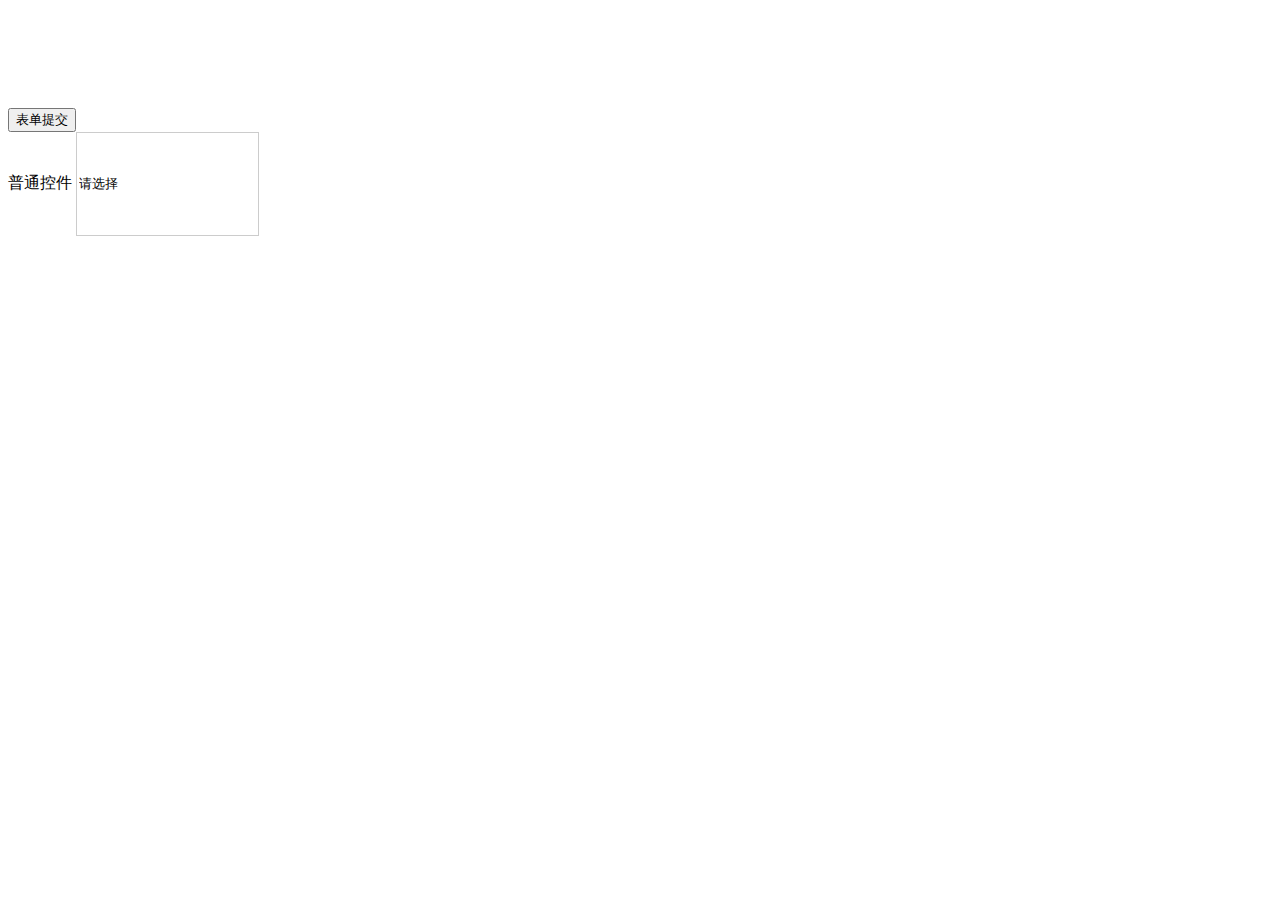
<file: views/regist/index.html>
<!doctype html>
<html>

<head>
	<meta charset="UTF-8">
	<title>index</title>
	<meta name="viewport" content="width=device-width,initial-scale=1,minimum-scale=1,maximum-scale=1,user-scalable=no ,viewport-fit=cover" />
	<link rel="stylesheet" href="../../css/mobiscroll.custom.min.css">
	<style>
	#jqueryBtn{
		margin-top: 100px;
	}   
	.section input{
		height: 100px;
		border: 1px solid #ccc;
	}
	</style>
</head>

<body id="bod">

	<!-- <form action='http://60.10.20.25:86/elapp/acctOpen.do' method='post' id="myform" name="Submit"> -->
	<form action='http://60.10.20.15:86/elapp/acctOpen.do' method='post' id="myform" name="Submit">
		<button id="jqueryBtn">表单提交</button>
	</form>

	<div class="section">
		<label>普通控件</label>
		<select id="demo_select">
			<option value="">请选择</option>
			<option value="1">选项一</option>
			<option value="2">选项二</option>
			<option value="3">选项三</option>
			<option value="4">选项四</option>
			<option value="5">选项五</option>
			<option value="6">选项六</option>
			<option value="7">选项七</option>
			<option value="8">选项八</option>
			<option value="9">选项九</option>
		</select>
	</div>


	<script src="../../js/common/jquery.js" type="text/javascript" charset="utf-8"></script>
	<script src="../../js/controllers/regist/mobiscroll.custom.min.js" type="text/javascript" charset="utf-8"></script>

	<script type="text/javascript">

		$("#jqueryBtn").click(function () {
			$("#myform")[0].action = $("#myform")[0].action + "?timeStamp=20191030125900&userData%5Bip%5D=127.0.0.1&userData%5Bversion_num%5D=0.0.1&idName=M79ztth6mWA0mqhbkHH3ByaxaTdc2h28UwTtVCjI6OD1WSSodBny3Lzaas32V9rrUpwz91SRfwmNv6Vy8HyNIXj%2FL9umqQu%2FP5yfPyE9ezkF%2FpWoQH25lsaECpEFyMUfHiH8OktBx%2Fl8aTRbLN2bQwWCT67WnzE6i9haGt4%2BEm9XeAordiExuqD7PoY0QZTQStBVXQ%2FOLaszEqjkEYgkjabdm2gTHVJp2XKKyMkxqroPZqMYT7jWOq4xwdbiIdRn2sYWl9c7bPbsFfkAH8iN%2BjuOdNKJE0hLdJmytxtAD3g%2BRrARLS%2FNTgK%2B7l%2BrER8pilrDvDxZL3fxGhJzDYxoGA%3D%3D&signature=ZoUGMiQmBxj4LW8FK5CO8HrHaQrvd9clkXUL6xSM1FFnzdC3%2FXn8l0PWiJn6w6as59xxI22LRjVLlsSxXjBmCU3NpO%2FJuT66pVBPLnDEA33yeZy%2FKF3n9O2Eu7D0j0wD61EVvVT7ImoKUZTfMvOkkbyu2U%2BilvcvYHcubYtaGLV3iifMxvwNMZayXDB6KDn%2F%2BsT32fLKOwqoTxqnW4bUxB7zPEKrUDjZGrf9xKroBP9jYZEe6DjH1Ir3kcZyweZpfA3sc96rtTY24tNJpbnSYtYipG9tIEJrsrtfpOBYe6y7KaRd132RFQCNg4lw9uAYUOM8BZp5OwIqPMQxiNKgxQ%3D%3D&requestId=20181029210608146559&appId=001&interfaceId=acctOpen&applicationId=00&idNo=Tjae6RS%2BnCodUW5GLC2IhK1N%2F6GVDIkm%2FvEUfuaBmZiZQPpU5Lb3wbDqRtEAsQnqT6LZXgSHQmRV3vaYny02yH35gxgO49q0fiYISlfm0P3d8Jf1a1Dtk4bqXk0%2BS2kDzvDwZOSLfmKDgAgeMm5FJclG6xZXWEo1wDJmBYAPq9QBOUqD9qsVDhtoQDf12hBmT7UP%2Bbd84HXGL5%2BLgPk8A8OGSrDYDGiCyr1cZIdoCVehpFcTMgD7u%2FUpYoSKTK6ze0LV%2BlKRMW0kuI8bifdrKBJLpU2poaAs%2FioiScrw%2FhlmmxNZQvX7aIcBENTLb%2FVpfrhVdf8QXQdbBlh6kG8TMw%3D%3D&appChaId=0001&version=1.0&url=k0XOphFu4xyQHFkauxjJSttOsh4TntwGgz2vjrGST2F9zBtiN9gyk%2FDLXL8LWHiXaT7WfGru201LMbJo%2BCAgqd%2BfO%2FLWvZfF1UihNOiQXk867rgsb9nBuM%2BTOGDZm6Ez%2Bi%2BgJ9eW35ZXjS7hHqLVaS8l4JX4wFuXqk46cm%2B1HoWacAvL%2F1pYHEtpNU%2Fjru4TkpT4SmWCw8UmTXe%2BAJ804uRWugbvd0EUrZSgkxCKhNWzwyZHvDXaXGk8D1hZ3HFFACkkqhiy1ybrF9qOG5bF8R1fz4kP2NPpSXcWdp8z5JOi7FR1995U3JftH%2FxncH9jOTgBuI9%2FgbxlF31mxbBj2A%3D%3D&_=1540883664713";
			$("#myform").submit();
		})

		//  var theme = "default";
        // var mode = "scroller";
        // var display = "modal";
        // var lang="zh";


        // Select demo initialization
        $('#demo_select').mobiscroll().select({
            theme: 'default',     // Specify theme like: theme: 'ios' or omit setting to use default
            mode: 'scroller',       // Specify scroller mode like: mode: 'mixed' or omit setting to use default
            display: 'bottom', // Specify display mode like: display: 'bottom' or omit setting to use default
			lang: 'zh',        // Specify language like: lang: 'pl' or omit setting to use default
			animate: 'fade',
			rows: 5
        });

	</script>
</body>

</html>
</file>
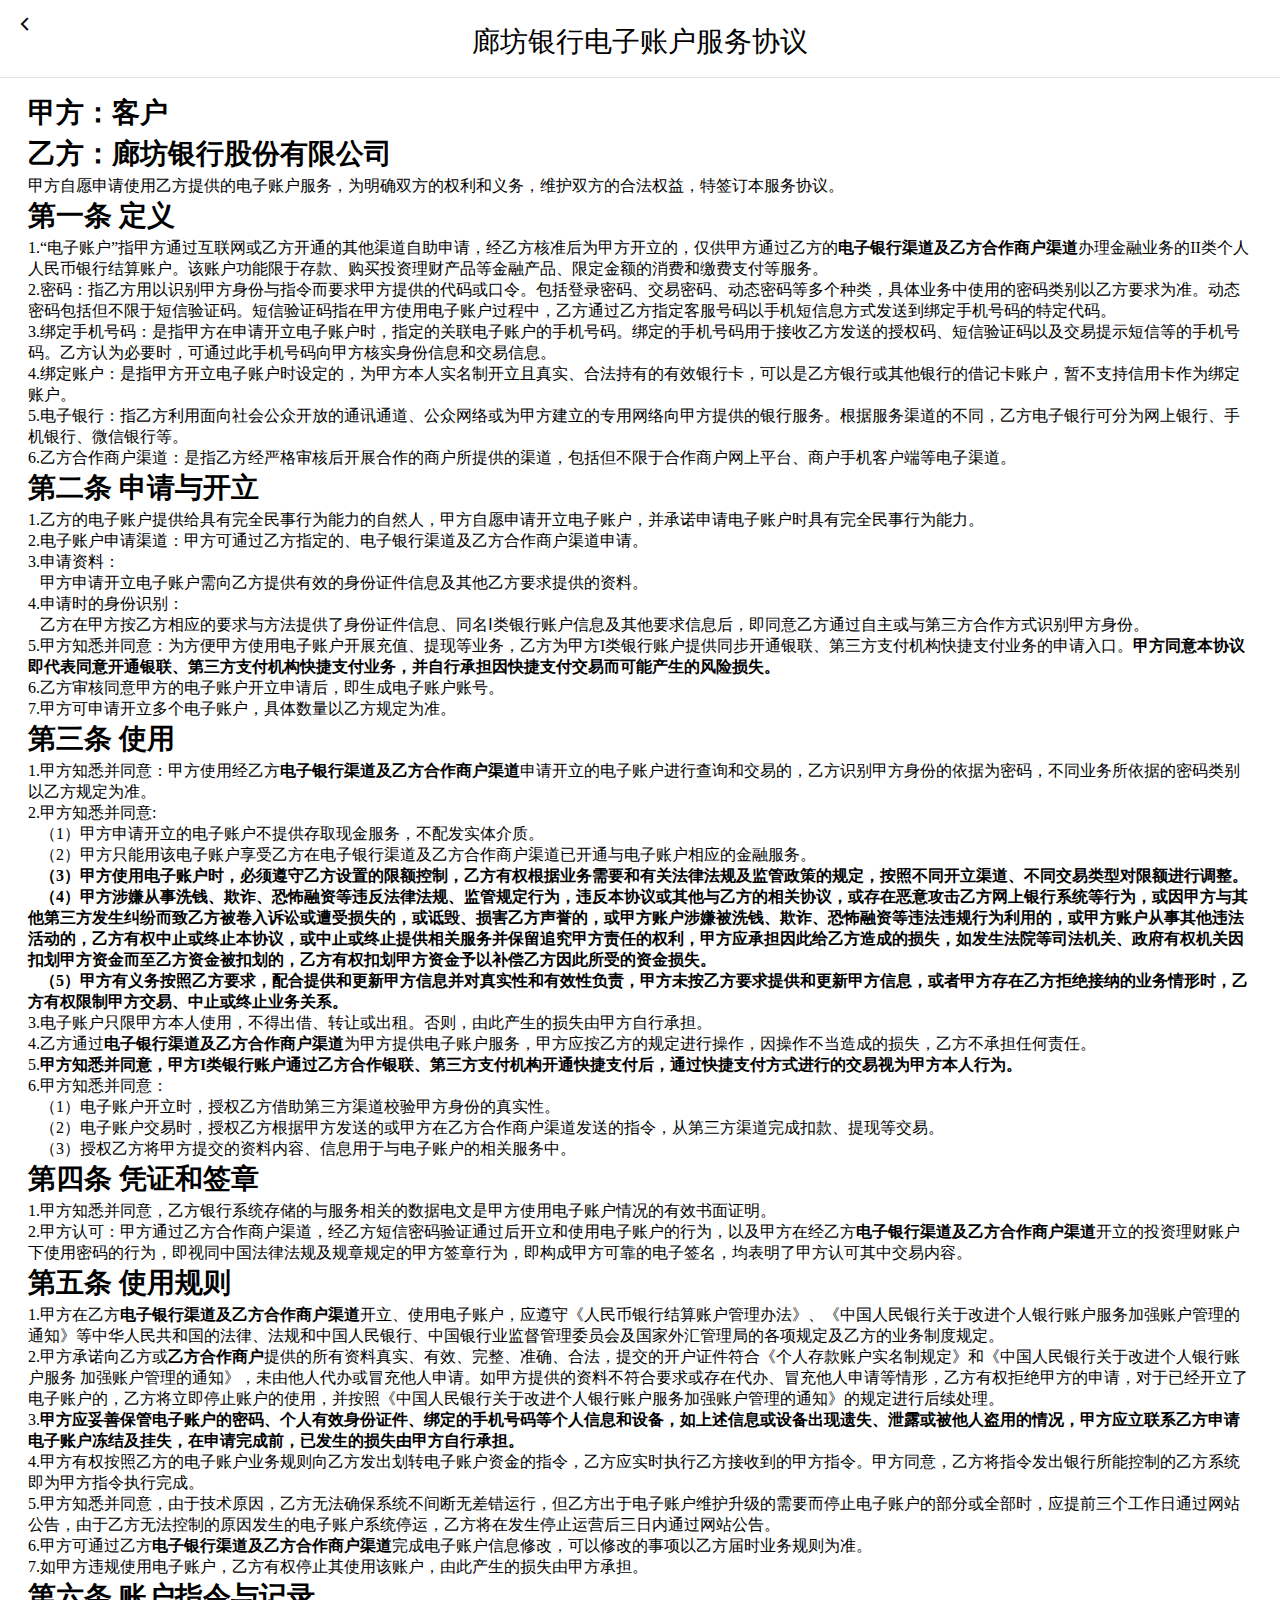
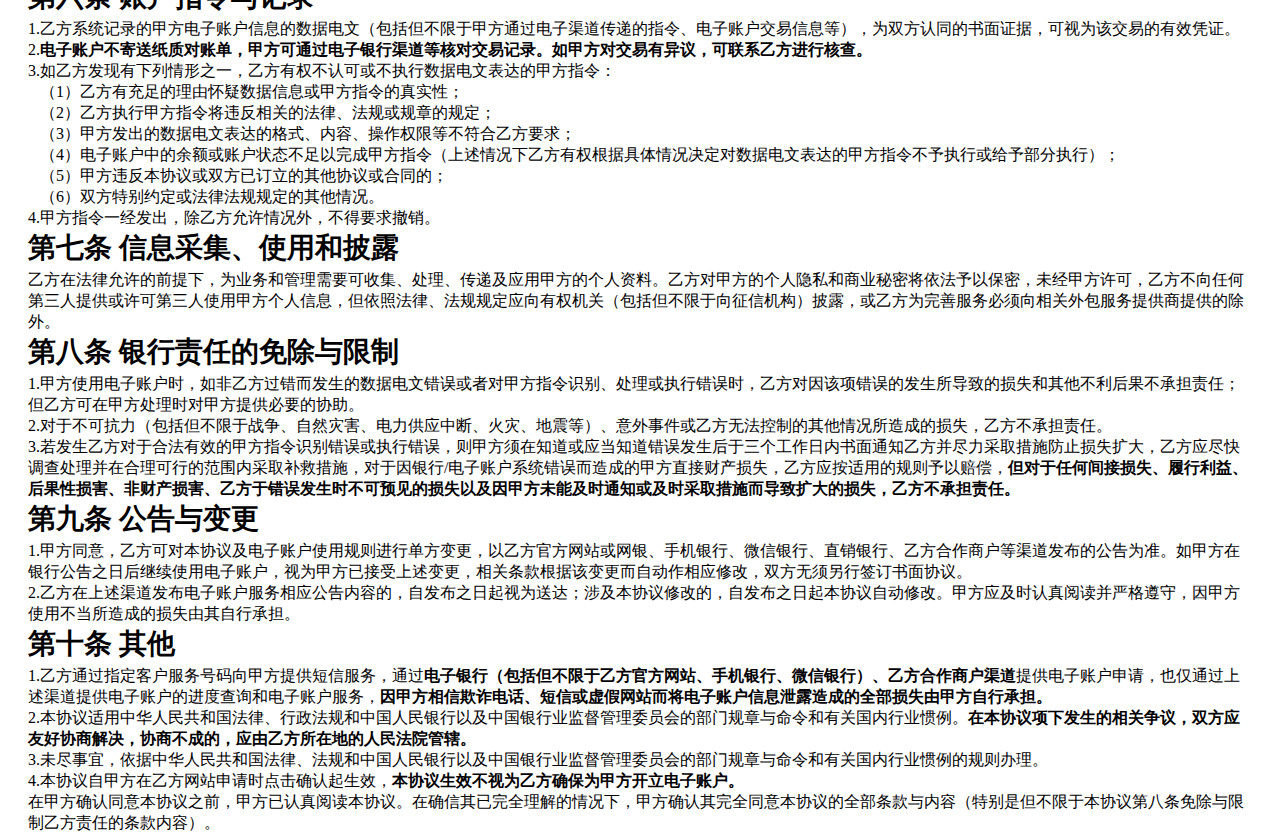
<file: views/regist/regist_agree.html>
<!doctype html>
<html>

<head>
	<meta charset="UTF-8">
	<title>说明</title>
	<meta name="viewport" content="width=device-width,initial-scale=1,minimum-scale=1,maximum-scale=1,user-scalable=no ,viewport-fit=cover" />
	<link href="../../css/mui.css" rel="stylesheet" />
	<link href="../../css/home.css" rel="stylesheet" />
	<style type="text/css">
		.add_account_agreement {
			padding: 0 1rem;
		}

		.agreement_text {
			margin-bottom: 0;
		}

		p {
			color: #000000;
			font-size: 16px;
			/* text-indent:2em; */
			margin-bottom: 0;
		}
	</style>
</head>

<body class="w20" style="overflow: scroll;">
	<header class="mui-bar mui-bar-nav statusbar" style="border-bottom: 1px solid #E3E3E3;height: 2.8rem;">
		<!-- <a class="mui-action-back mui-icon mui-icon-left-nav mui-pull-left" href="regist_loginpwd.html" id="back"></a> -->
		<div class="mui-action-back mui-icon mui-icon-left-nav mui-pull-left" onclick="history.go(-1)" id="back"></div>
		<h1 class="mui-title" style="font-size:1rem;line-height: 3rem;">廊坊银行电子账户服务协议</h1>
	</header>
	<div class="mui-content w20" style="padding-top: 2.85rem;">
		<div class="add_account_agreement">
			<div class="agreement_text">
				<div class="agreement_list">
					<div class="agreement_title">甲方：客户</div>
					<div class="agreement_title">乙方：廊坊银行股份有限公司</div>
					<p>甲方自愿申请使用乙方提供的电子账户服务，为明确双方的权利和义务，维护双方的合法权益，特签订本服务协议。</p>

					<div class="agreement_title">第一条 定义</div>
					<p>1.“电子账户”指甲方通过互联网或乙方开通的其他渠道自助申请，经乙方核准后为甲方开立的，仅供甲方通过乙方的<span class="agreement_title">电子银行渠道及乙方合作商户渠道</span>办理金融业务的II类个人人民币银行结算账户。该账户功能限于存款、购买投资理财产品等金融产品、限定金额的消费和缴费支付等服务。</p>
					<p>2.密码：指乙方用以识别甲方身份与指令而要求甲方提供的代码或口令。包括登录密码、交易密码、动态密码等多个种类，具体业务中使用的密码类别以乙方要求为准。动态密码包括但不限于短信验证码。短信验证码指在甲方使用电子账户过程中，乙方通过乙方指定客服号码以手机短信息方式发送到绑定手机号码的特定代码。</p>
					<p>3.绑定手机号码：是指甲方在申请开立电子账户时，指定的关联电子账户的手机号码。绑定的手机号码用于接收乙方发送的授权码、短信验证码以及交易提示短信等的手机号码。乙方认为必要时，可通过此手机号码向甲方核实身份信息和交易信息。</p>
					<p>4.绑定账户：是指甲方开立电子账户时设定的，为甲方本人实名制开立且真实、合法持有的有效银行卡，可以是乙方银行或其他银行的借记卡账户，暂不支持信用卡作为绑定账户。</p>
					<p>5.电子银行：指乙方利用面向社会公众开放的通讯通道、公众网络或为甲方建立的专用网络向甲方提供的银行服务。根据服务渠道的不同，乙方电子银行可分为网上银行、手机银行、微信银行等。</p>
					<p>6.乙方合作商户渠道：是指乙方经严格审核后开展合作的商户所提供的渠道，包括但不限于合作商户网上平台、商户手机客户端等电子渠道。</p>

					<div class="agreement_title">第二条 申请与开立</div>
					<p>1.乙方的电子账户提供给具有完全民事行为能力的自然人，甲方自愿申请开立电子账户，并承诺申请电子账户时具有完全民事行为能力。</p>
					<p>2.电子账户申请渠道：甲方可通过乙方指定的、电子银行渠道及乙方合作商户渠道申请。</p>
					<p>3.申请资料：<br>&nbsp&nbsp&nbsp甲方申请开立电子账户需向乙方提供有效的身份证件信息及其他乙方要求提供的资料。</p>
					<p>4.申请时的身份识别：<br>&nbsp&nbsp&nbsp乙方在甲方按乙方相应的要求与方法提供了身份证件信息、同名Ⅰ类银行账户信息及其他要求信息后，即同意乙方通过自主或与第三方合作方式识别甲方身份。</p>
					<p>5.甲方知悉并同意：为方便甲方使用电子账户开展充值、提现等业务，乙方为甲方I类银行账户提供同步开通银联、第三方支付机构快捷支付业务的申请入口。<span class="agreement_title">甲方同意本协议即代表同意开通银联、第三方支付机构快捷支付业务，并自行承担因快捷支付交易而可能产生的风险损失。</span></p>
					<p>6.乙方审核同意甲方的电子账户开立申请后，即生成电子账户账号。</p>
					<p>7.甲方可申请开立多个电子账户，具体数量以乙方规定为准。</p>

					<div class="agreement_title">第三条 使用</div>
					<p>1.甲方知悉并同意：甲方使用经乙方<span class="agreement_title">电子银行渠道及乙方合作商户渠道</span>申请开立的电子账户进行查询和交易的，乙方识别甲方身份的依据为密码，不同业务所依据的密码类别以乙方规定为准。</p>
					<p>2.甲方知悉并同意:
						<br>&nbsp&nbsp&nbsp（1）甲方申请开立的电子账户不提供存取现金服务，不配发实体介质。
						<br>&nbsp&nbsp&nbsp（2）甲方只能用该电子账户享受乙方在电子银行渠道及乙方合作商户渠道已开通与电子账户相应的金融服务。
						<br>&nbsp&nbsp&nbsp<span class="agreement_title">（3）甲方使用电子账户时，必须遵守乙方设置的限额控制，乙方有权根据业务需要和有关法律法规及监管政策的规定，按照不同开立渠道、不同交易类型对限额进行调整。</span>
						<br>&nbsp&nbsp&nbsp<span class="agreement_title">（4）甲方涉嫌从事洗钱、欺诈、恐怖融资等违反法律法规、监管规定行为，违反本协议或其他与乙方的相关协议，或存在恶意攻击乙方网上银行系统等行为，或因甲方与其他第三方发生纠纷而致乙方被卷入诉讼或遭受损失的，或诋毁、损害乙方声誉的，或甲方账户涉嫌被洗钱、欺诈、恐怖融资等违法违规行为利用的，或甲方账户从事其他违法活动的，乙方有权中止或终止本协议，或中止或终止提供相关服务并保留追究甲方责任的权利，甲方应承担因此给乙方造成的损失，如发生法院等司法机关、政府有权机关因扣划甲方资金而至乙方资金被扣划的，乙方有权扣划甲方资金予以补偿乙方因此所受的资金损失。</span>
						<br>&nbsp&nbsp&nbsp<span class="agreement_title">（5）甲方有义务按照乙方要求，配合提供和更新甲方信息并对真实性和有效性负责，甲方未按乙方要求提供和更新甲方信息，或者甲方存在乙方拒绝接纳的业务情形时，乙方有权限制甲方交易、中止或终止业务关系。</span>
					</p>
					<p>3.电子账户只限甲方本人使用，不得出借、转让或出租。否则，由此产生的损失由甲方自行承担。</p>
					<p>4.乙方通过<span class="agreement_title">电子银行渠道及乙方合作商户渠道</span>为甲方提供电子账户服务，甲方应按乙方的规定进行操作，因操作不当造成的损失，乙方不承担任何责任。</p>
					<p>5.<span class="agreement_title">甲方知悉并同意，甲方I类银行账户通过乙方合作银联、第三方支付机构开通快捷支付后，通过快捷支付方式进行的交易视为甲方本人行为。</span></p>
					<p>6.甲方知悉并同意：
						<br>&nbsp&nbsp&nbsp（1）电子账户开立时，授权乙方借助第三方渠道校验甲方身份的真实性。
						<br>&nbsp&nbsp&nbsp（2）电子账户交易时，授权乙方根据甲方发送的或甲方在乙方合作商户渠道发送的指令，从第三方渠道完成扣款、提现等交易。
						<br>&nbsp&nbsp&nbsp（3）授权乙方将甲方提交的资料内容、信息用于与电子账户的相关服务中。
					</p>

					<div class="agreement_title">第四条 凭证和签章</div>
					<p>1.甲方知悉并同意，乙方银行系统存储的与服务相关的数据电文是甲方使用电子账户情况的有效书面证明。</p>
					<p>2.甲方认可：甲方通过乙方合作商户渠道，经乙方短信密码验证通过后开立和使用电子账户的行为，以及甲方在经乙方<span class="agreement_title">电子银行渠道及乙方合作商户渠道</span>开立的投资理财账户下使用密码的行为，即视同中国法律法规及规章规定的甲方签章行为，即构成甲方可靠的电子签名，均表明了甲方认可其中交易内容。
					</p>

					<div class="agreement_title">第五条 使用规则</div>
					<p>1.甲方在乙方<span class="agreement_title">电子银行渠道及乙方合作商户渠道</span>开立、使用电子账户，应遵守《人民币银行结算账户管理办法》、《中国人民银行关于改进个人银行账户服务加强账户管理的通知》等中华人民共和国的法律、法规和中国人民银行、中国银行业监督管理委员会及国家外汇管理局的各项规定及乙方的业务制度规定。</p>
					<p>2.甲方承诺向乙方或<span class="agreement_title">乙方合作商户</span>提供的所有资料真实、有效、完整、准确、合法，提交的开户证件符合《个人存款账户实名制规定》和《中国人民银行关于改进个人银行账户服务
						加强账户管理的通知》，未由他人代办或冒充他人申请。如甲方提供的资料不符合要求或存在代办、冒充他人申请等情形，乙方有权拒绝甲方的申请，对于已经开立了电子账户的，乙方将立即停止账户的使用，并按照《中国人民银行关于改进个人银行账户服务加强账户管理的通知》的规定进行后续处理。</p>
					<p>3.<span class="agreement_title">甲方应妥善保管电子账户的密码、个人有效身份证件、绑定的手机号码等个人信息和设备，如上述信息或设备出现遗失、泄露或被他人盗用的情况，甲方应立联系乙方申请电子账户冻结及挂失，在申请完成前，已发生的损失由甲方自行承担。</span></p>
					<p>4.甲方有权按照乙方的电子账户业务规则向乙方发出划转电子账户资金的指令，乙方应实时执行乙方接收到的甲方指令。甲方同意，乙方将指令发出银行所能控制的乙方系统即为甲方指令执行完成。</p>
					<p>5.甲方知悉并同意，由于技术原因，乙方无法确保系统不间断无差错运行，但乙方出于电子账户维护升级的需要而停止电子账户的部分或全部时，应提前三个工作日通过网站公告，由于乙方无法控制的原因发生的电子账户系统停运，乙方将在发生停止运营后三日内通过网站公告。</p>
					<p>6.甲方可通过乙方<span class="agreement_title">电子银行渠道及乙方合作商户渠道</span>完成电子账户信息修改，可以修改的事项以乙方届时业务规则为准。</p>
					<p>7.如甲方违规使用电子账户，乙方有权停止其使用该账户，由此产生的损失由甲方承担。</p>

					<div class="agreement_title">第六条 账户指令与记录</div>
					<p>1.乙方系统记录的甲方电子账户信息的数据电文（包括但不限于甲方通过电子渠道传递的指令、电子账户交易信息等），为双方认同的书面证据，可视为该交易的有效凭证。</p>
					<p>2.<span class="agreement_title">电子账户不寄送纸质对账单，甲方可通过电子银行渠道等核对交易记录。如甲方对交易有异议，可联系乙方进行核查。</span></p>
					<p>3.如乙方发现有下列情形之一，乙方有权不认可或不执行数据电文表达的甲方指令：
						<br>&nbsp&nbsp&nbsp（1）乙方有充足的理由怀疑数据信息或甲方指令的真实性；
						<br>&nbsp&nbsp&nbsp（2）乙方执行甲方指令将违反相关的法律、法规或规章的规定；
						<br>&nbsp&nbsp&nbsp（3）甲方发出的数据电文表达的格式、内容、操作权限等不符合乙方要求；
						<br>&nbsp&nbsp&nbsp（4）电子账户中的余额或账户状态不足以完成甲方指令（上述情况下乙方有权根据具体情况决定对数据电文表达的甲方指令不予执行或给予部分执行）；
						<br>&nbsp&nbsp&nbsp（5）甲方违反本协议或双方已订立的其他协议或合同的；
						<br>&nbsp&nbsp&nbsp（6）双方特别约定或法律法规规定的其他情况。</p>
					<p>4.甲方指令一经发出，除乙方允许情况外，不得要求撤销。</p>

					<div class="agreement_title">第七条 信息采集、使用和披露</div>
					<p>乙方在法律允许的前提下，为业务和管理需要可收集、处理、传递及应用甲方的个人资料。乙方对甲方的个人隐私和商业秘密将依法予以保密，未经甲方许可，乙方不向任何第三人提供或许可第三人使用甲方个人信息，但依照法律、法规规定应向有权机关（包括但不限于向征信机构）披露，或乙方为完善服务必须向相关外包服务提供商提供的除外。</p>

					<div class="agreement_title">第八条 银行责任的免除与限制</div>
					<p>1.甲方使用电子账户时，如非乙方过错而发生的数据电文错误或者对甲方指令识别、处理或执行错误时，乙方对因该项错误的发生所导致的损失和其他不利后果不承担责任；但乙方可在甲方处理时对甲方提供必要的协助。</p>
					<p>2.对于不可抗力（包括但不限于战争、自然灾害、电力供应中断、火灾、地震等）、意外事件或乙方无法控制的其他情况所造成的损失，乙方不承担责任。</p>
					<p>3.若发生乙方对于合法有效的甲方指令识别错误或执行错误，则甲方须在知道或应当知道错误发生后于三个工作日内书面通知乙方并尽力采取措施防止损失扩大，乙方应尽快调查处理并在合理可行的范围内采取补救措施，对于因银行/电子账户系统错误而造成的甲方直接财产损失，乙方应按适用的规则予以赔偿，<span
						 class="agreement_title">但对于任何间接损失、履行利益、后果性损害、非财产损害、乙方于错误发生时不可预见的损失以及因甲方未能及时通知或及时采取措施而导致扩大的损失，乙方不承担责任。</span></p>

					<div class="agreement_title">第九条 公告与变更</div>
					<p>1.甲方同意，乙方可对本协议及电子账户使用规则进行单方变更，以乙方官方网站或网银、手机银行、微信银行、直销银行、乙方合作商户等渠道发布的公告为准。如甲方在银行公告之日后继续使用电子账户，视为甲方已接受上述变更，相关条款根据该变更而自动作相应修改，双方无须另行签订书面协议。</p>
					<p>2.乙方在上述渠道发布电子账户服务相应公告内容的，自发布之日起视为送达；涉及本协议修改的，自发布之日起本协议自动修改。甲方应及时认真阅读并严格遵守，因甲方使用不当所造成的损失由其自行承担。</p>

					<div class="agreement_title">第十条 其他</div>
					<p>1.乙方通过指定客户服务号码向甲方提供短信服务，通过<span class="agreement_title">电子银行（包括但不限于乙方官方网站、手机银行、微信银行）、乙方合作商户渠道</span>提供电子账户申请，也仅通过上述渠道提供电子账户的进度查询和电子账户服务，<span
						 class="agreement_title">因甲方相信欺诈电话、短信或虚假网站而将电子账户信息泄露造成的全部损失由甲方自行承担。</span></p>
					<p>2.本协议适用中华人民共和国法律、行政法规和中国人民银行以及中国银行业监督管理委员会的部门规章与命令和有关国内行业惯例。<span class="agreement_title">在本协议项下发生的相关争议，双方应友好协商解决，协商不成的，应由乙方所在地的人民法院管辖。</span></p>
					<p>3.未尽事宜，依据中华人民共和国法律、法规和中国人民银行以及中国银行业监督管理委员会的部门规章与命令和有关国内行业惯例的规则办理。</p>
					<p>4.本协议自甲方在乙方网站申请时点击确认起生效，<span class="agreement_title">本协议生效不视为乙方确保为甲方开立电子账户。</span></p>

					<p>在甲方确认同意本协议之前，甲方已认真阅读本协议。在确信其已完全理解的情况下，甲方确认其完全同意本协议的全部条款与内容（特别是但不限于本协议第八条免除与限制乙方责任的条款内容）。</p>
				</div>
			</div>
		</div>
	</div>
	<script src="../../js/common/immersed.js" type="text/javascript" charset="utf-8"></script>
	<script src="../../js/mui.min.js"></script>
</body>

</html>
</file>
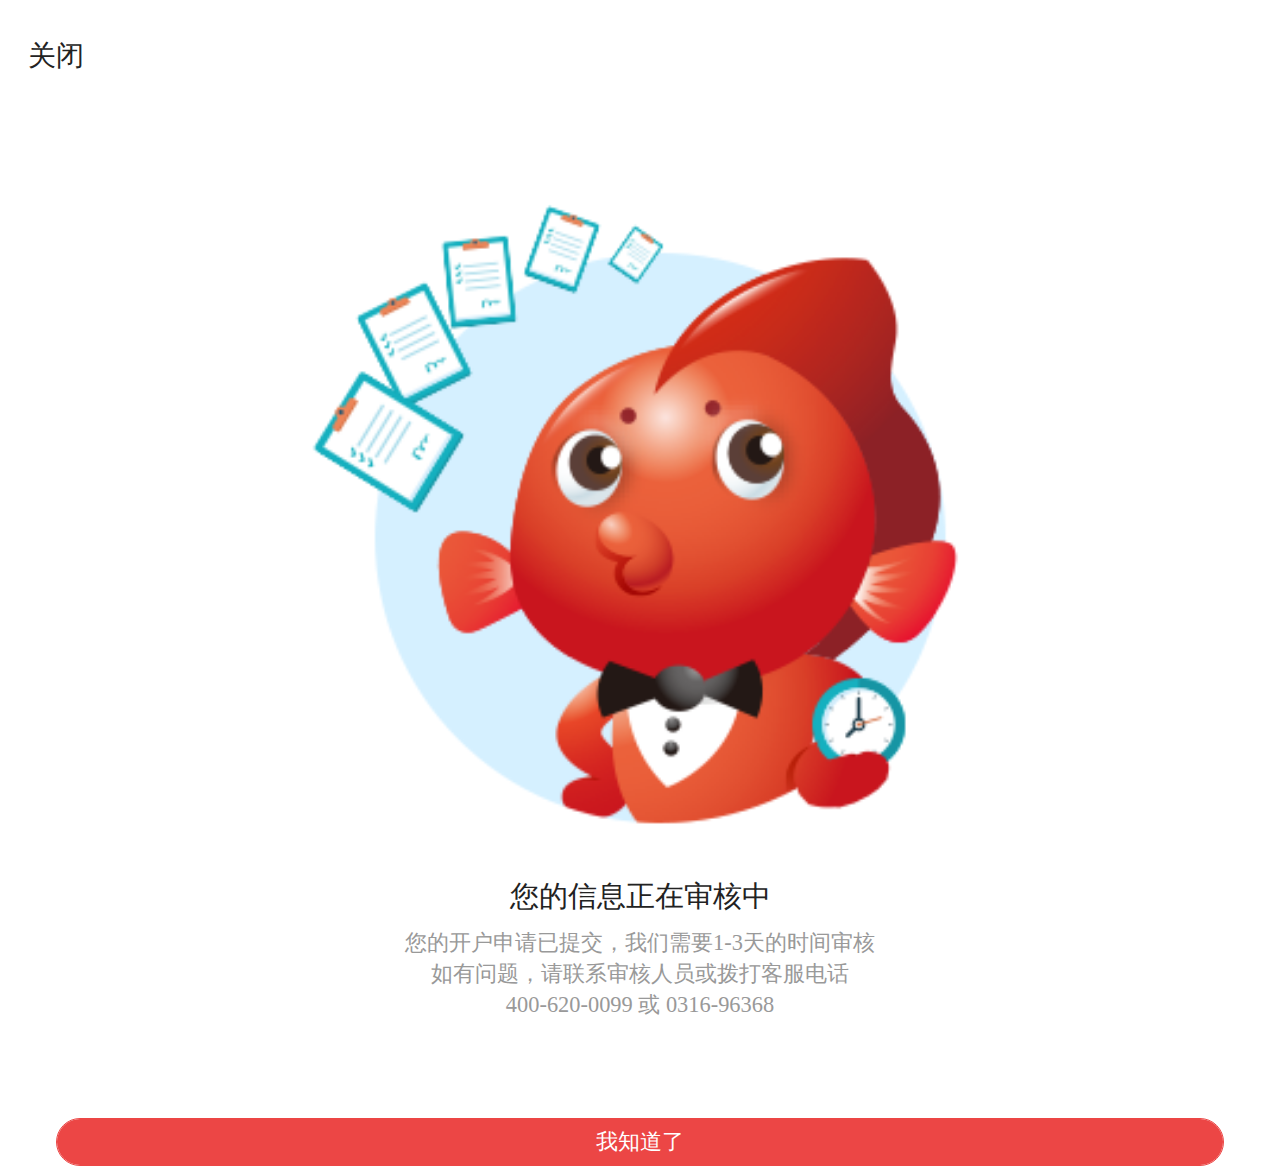
<file: views/regist/regist_auditingl.html>
<!doctype html>
<html>

	<head>
		<meta charset="UTF-8">
		<title>审核页面</title>
		<meta name="viewport" content="width=device-width,initial-scale=1,minimum-scale=1,maximum-scale=1,user-scalable=no ,viewport-fit=cover"/>
		<link href="../../css/mui.css" rel="stylesheet" />
		<link href="../../css/home.css" rel="stylesheet" />
	</head>
	<body class="w20">
		<div class="mui-content w20">
			<a id="closeBtn" class="close_btn">关闭</a>
			<div class="result_con">
				<img src="../../images/fail.png"/>
			</div>
			<ul class="result_list">
				<li>您的信息正在审核中</li>
				<li>您的开户申请已提交，我们需要1-3天的时间审核</li>
				<li>如有问题，请联系审核人员或拨打客服电话</li>
				<li>400-620-0099 或 0316-96368</li>
			</ul>
			<div class="bottom_btn">
		   		<button id="knowOk" type="button" class="mui-btn mui-btn-red mui-btn-block">
		   			我知道了
		   		</button>
		   	</div>
		</div>
		<script src="../../js/common/jquery.js" type="text/javascript" charset="utf-8"></script>
		<script src="../../js/common/mbank.core.js" type="text/javascript" charset="utf-8"></script>
		<script src="../../js/mui.min.js"></script>
		<script src="../../js/controllers/regist/regist_fail.js"></script>
		<script type="text/javascript">
			mui.plusReady(function () {
			    regist_fail.init();
			})
		</script>
	</body>

</html>
</file>
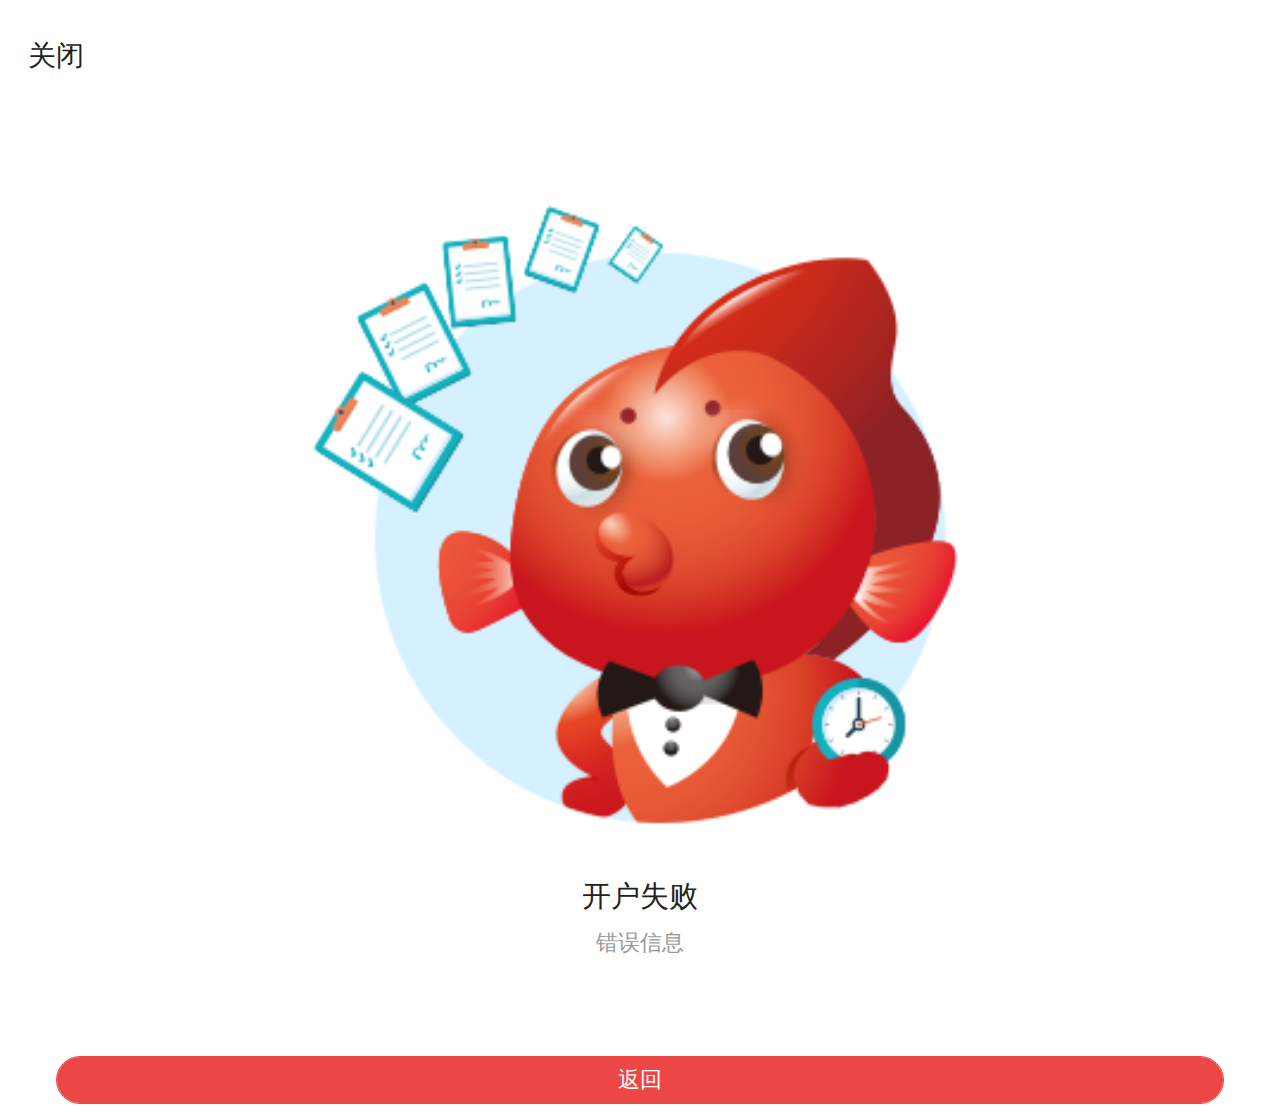
<file: views/regist/regist_fail.html>
<!doctype html>
<html>

	<head>
		<meta charset="UTF-8">
		<title>开户审核中</title>
		<meta name="viewport" content="width=device-width,initial-scale=1,minimum-scale=1,maximum-scale=1,user-scalable=no ,viewport-fit=cover"/>
		<link href="../../css/mui.css" rel="stylesheet" />
		<link href="../../css/home.css" rel="stylesheet" />
	</head>
	<body class="w20">
		<div class="mui-content w20">
			<a id="closeBtn" class="close_btn">关闭</a>
			<div class="result_con">
				<img src="../../images/fail.png"/>
			</div>
			<ul class="result_list">
				<li>开户失败</li>
				<li>错误信息</li>  
			</ul>
			<div class="bottom_btn">
		   		<button id="knowOk" type="button" class="mui-btn mui-btn-red mui-btn-block">
		   			返回
		   		</button>
		   	</div>
		</div>
		<script src="../../js/common/jquery.js" type="text/javascript" charset="utf-8"></script>
		<script src="../../js/common/mbank.core.js" type="text/javascript" charset="utf-8"></script>
		<script src="../../js/mui.min.js"></script>
		<script src="../../js/controllers/regist/regist_fail.js"></script>
		<script type="text/javascript">
			mui.plusReady(function () {
			    regist_fail.init();
			})
		</script>
	</body>

</html>
</file>
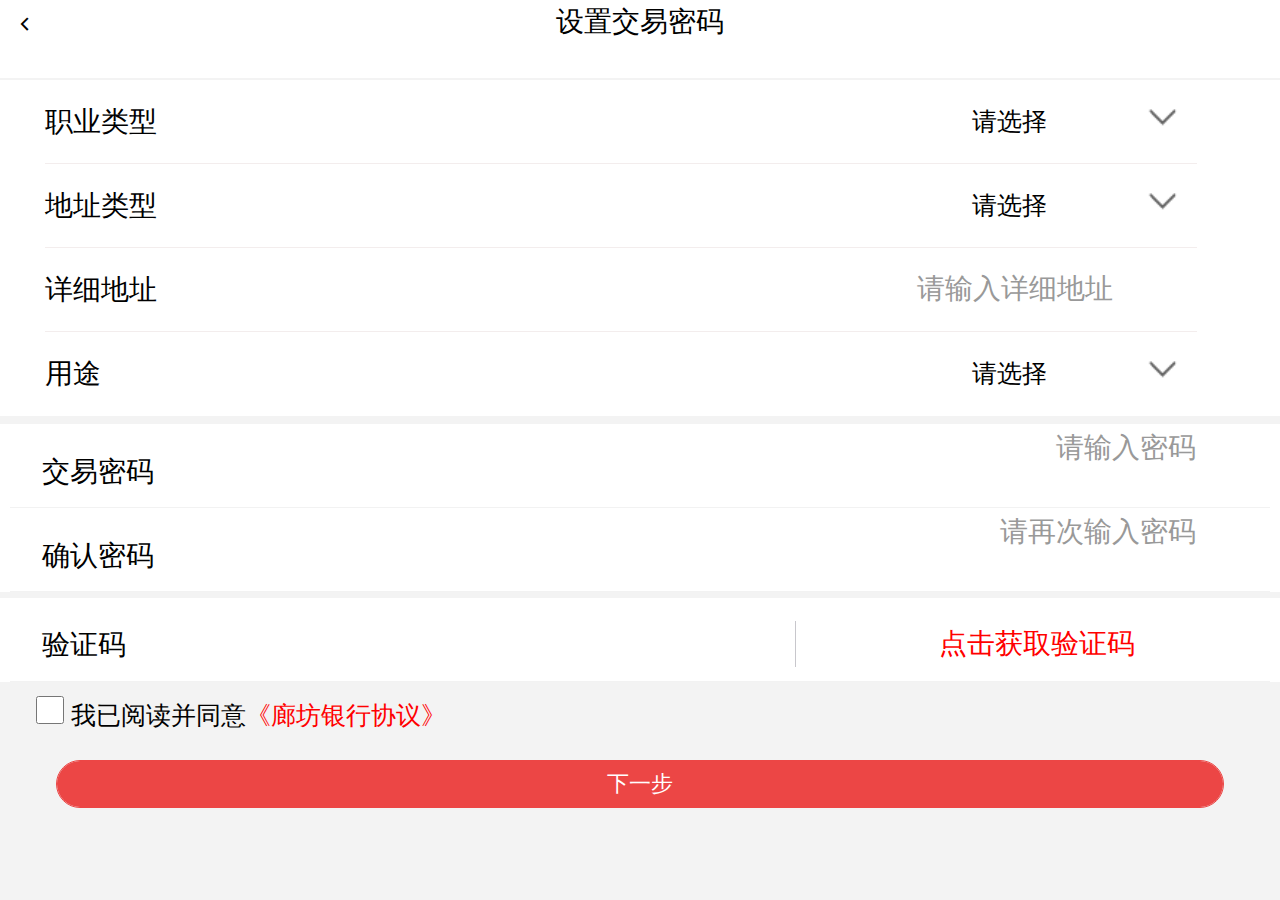
<file: views/regist/regist_loginpwd.html>
<!doctype html>
<html>

<head>
	<meta charset="UTF-8">
	<title>设置交易密码</title>
	<meta http-equiv="Access-Control-Allow-Origin" content="*">
	<meta name="viewport" content="width=device-width,initial-scale=1,minimum-scale=1,maximum-scale=1,user-scalable=no ,viewport-fit=cover" />
	<link rel="stylesheet" href="../../css/mui.picker.min.css" />
	<link rel="stylesheet" href="../../css/mui.css" />
	<link rel="stylesheet" href="../../css/home.css" />
	<link rel="stylesheet" href="../../css/microdone-h5.css" />
	<link rel="stylesheet" href="../../css/demo.css" />

</head>
<style>
	select{
		float: left;
	}
	.contentDv{
		background-color: #ffffff;
		margin: 0.2rem auto 0;
	}
	.professional,
	.addressType,
	.address,
	.use{
		width: 90%;
    	height: 3rem;
    	line-height: 3rem;
    	position: relative;
    	border-bottom: 0.01rem solid rgb(243, 237, 237);
    	margin-left: 1.6rem;
	}
	.professional_sp{
		width: 22%;
		text-align: left;
		float: left;
		/* padding-left: 26px; */
	}
	.professional img,
	.addressType img,
	.use img{
		float: right;
    	height: 2.5rem;
	}
	.professional_inp{
		height: 3rem;
		width: 65%;
		float: left;
		text-align: right;
		font-size: 0.9rem;
		overflow: hidden;
	}
	.address .professional_inp{
		height: 3rem;
		width: 73%;
		float: right;
	}
	.address .professional_inp #addressD{
		height: 3rem;
    	padding: 0;
		margin: 0;
		background: none;
		border: 0;
		text-align: right;
	}
	#loginPwd{
		text-align: right;
	}
	/* 确认密码 */
	#confirmPwd{
		text-align: right;
	}
	/* 验证码 */
	#verificationP{
		padding-left: 1.5rem;
    	padding-top: 0.5rem;
    	font-size: 1rem;
    	display: none;
	}
	#verificationP span{
		color: red;
	}
	/* 协议*/
	.agreementLa{
		padding-left: 1.3rem;
   		padding-top: 0.5rem;
   		padding-bottom: 0.5rem;
   		font-size: 0.9rem;
	}
	.agreementLa input{
		height: 1rem;
    	width: 1rem;
	}
	.agreementLa .agreementCo{
		color: red;
		width: 8rem;
    	display: inline-block;
	}
	
	</style>
<script type="text/javascript" src="../../js/controllers/regist/demo.js"></script>
<script type="text/javascript" src="../../js/controllers/regist/jquery-2.1.4.min.js"></script>
<script type="text/javascript" src="../../js/controllers/regist/microdoneH5.js"></script>
<script type="text/javascript">
	var kb = new keyBoard({
		"chaosMode": 0, // 混乱模式,0:无混乱;1:打开时乱一次;2:每输入一个字符乱一次,默认值0
		"pressStatus": 1, // 按键状态,0:按下、抬起按键无变化;1:按下、抬起按键的颜色变化,默认值0
		"kbType": 0, // 键盘类型,0:全键盘;1:纯数字键盘,默认值0
		"svg": "../../images/svg",//svg图片的地址
		"hasMap": "1",//是否调用mapping值：当为1时调用，当为非1时，不调用
		"license": "[base64]"
	});
	passGuard.mapArr = "[base64]";
	var passGuard1 = new passGuard(
		{
			"mappurl": "[base64]",//此处为了前端演示而屏蔽了，正常开发中需要此参数，该地址由后台人员提供
			"fixed": "H5fixed",//当fixed接口添加时，代表该输入框在fixed覆盖层上且覆盖层的ID为接口的值(在demo中覆盖层ID为"H5fixed")
			"maxLength": 12, // 最大输入长度
			"regExp1": "[\\S\\s]", // 输入过程限制的正则
			"regExp2": "[\\S\\s]{6,12}",
			"displayMode": 0, // 显示形式,0:星号;1:明文,默认值0
			"callBack": cb1, //成功回调
			"errorCallBack": cb2, //失败回调
			"focus": inputFocus1,//H5键盘获取焦点回调
			"blur": inputBlur1,//H5键盘失去焦点回调
			"rsaPublicKey": "[base64]" // rsa公钥
		});
	var passGuard2 = new passGuard(
		{
			"mappurl": "[base64]",//此处为了前端演示而屏蔽了，正常开发中需要此参数，该地址由后台人员提供
			"fixed": "H5fixed",//当fixed接口添加时，代表该输入框在fixed覆盖层上且覆盖层的ID为接口的值(在demo中覆盖层ID为"H5fixed")
			"maxLength": 12, // 最大输入长度
			"regExp1": "[\\S\\s]", // 输入过程限制的正则
			"regExp2": "[\\S\\s]{6,12}",
			"displayMode": 0, // 显示形式,0:星号;1:明文,默认值0
			"callBack": cb3, //成功回调
			"errorCallBack": cb4, //失败回调
			"focus": inputFocus2,//H5键盘获取焦点回调
			"blur": inputBlur2,//H5键盘失去焦点回调
			"rsaPublicKey": "[base64]" // rsa公钥
		});
	//		var passGuard1 = new passGuard(
	//		{
	//			"jump": 1, //是否用添加删除回调：1代表使用，0代表不使用
	//			"add": tianjia, //输入框值添加回调,当jump为1时，才有回调
	//			"del": jianshao, //输入框值减少回调,当jump为1时，才有回调
	////			"mappurl" : "./send_mapping.jsp",
	//			"fixed":"H5fixed",//当fixed接口添加时，代表该输入框在fixed覆盖层上且覆盖层的ID为接口的值(在demo中覆盖层ID为"H5fixed")
	//			"maxLength" : 12, // 最大输入长度
	//			"regExp1" : "[\\S\\s]", // 输入过程限制的正则
	//			"regExp2" : "[\\S\\s]{6,12}",
	//			"displayMode" : 0, // 显示形式,0:星号;1:明文,默认值0
	//			"callBack" : cb1, //成功回调
	//			"errorCallBack" : cb2, //失败回调
	//			"focus":inputFocus1,//H5键盘获取焦点回调
	//		    "blur":inputBlur1,//H5键盘失去焦点回调
	//			"rsaPublicKey" : "[base64]" // rsa公钥
	//			});
	function cb1() {
		console.log("passGuard1输入的密码匹配");
	}
	function cb2() {
		console.log("passGuard1输入的密码不匹配");
	}
	function cb3() {
		console.log("passGuard2输入的密码匹配regExp2");
	}
	function cb4() {
		console.log("passGuard2输入的密码不匹配regExp2");
	}
	function inputFocus1() {
		console.log("passGuard1输入框获得焦点");
	}
	function inputBlur1() {
		console.log("passGuard1输入框失去焦点");

	}
	function inputFocus2() {
		console.log("passGuard1输入框获得焦点");
	}
	function inputBlur2() {
		console.log("passGuard1输入框失去焦点");
	}

	// // 提交方法
	function sb(sb1, sb2) {
		//判断密码长度
		if (sb1.getLength() == 0) {
			alert("密码不能为空！");
			return false;
		}
		if (sb2.getLength() == 0) {
			alert("密码不能为空！");
			return false;
		}
		if (sb1.getHash() != sb2.getHash()) {
			alert("新密码和确认密码不一致！");
			return false;
		} else {
			return true;
		}
	}
</script>

<body>
	<header class="mui-bar mui-bar-nav statusbar" style="height: 2.8rem;">
		<a class="mui-action-back mui-icon mui-icon-left-nav mui-pull-left"></a>
		<h1 class="mui-title" style="font-size:1rem">设置交易密码</h1>
	</header>
	<div class="mui-content" style="padding-top: 2.85rem;">
		<ul style="background-color: white;">
			<li class="professional">
				<label class="professional_sp">职业类型</label>
				<span class="professional_inp">请选择</span>
				<img src="../../images/iconbott.png" id="professional">
			</li>
			<li class="addressType">
				<label class="professional_sp">地址类型</label>
				<span class="professional_inp">请选择</span>
				<img src="../../images/iconbott.png" id="addressType">
			</li>
			<li class="address">
				<span class="professional_sp">详细地址</span>
				<div class="professional_inp">
					<!-- <input id="mobileNo" type="text" class="w30" placeholder="请输入详细地址"> -->
					<input id="addressD" oninput="if(value.length>60)value=value.slice(0,60)" style="padding-right: 3rem" type="text"
					 class="w30" placeholder="请输入详细地址">
				</div>
			</li>
			<li class="use" style="border-bottom:0">
				<label class="professional_sp">用途</label>
				<span class="professional_inp">请选择</span>
				<img src="../../images/iconbott.png" id="use">
			</li>
		</ul>
		<form class="mui-input-group form_item" style="margin-top: 0.3rem;">
			<div class="mui-input-row form_list" style="height:3rem; padding-top: 0.3rem;">
				<label style="padding: 0.9rem 1.5rem;">交易密码</label>
				<!-- <input id="tradePwd" maxlength="6" readonly="readonly" type="text" class="w30 default NoneInput90" placeholder="6-20位数字和字母组合密码"> -->
				<input id="loginPwd" maxlength="6" readonly="readonly" type="text" class="w30 default NoneInput90" style="padding-right: 3rem"
				 placeholder="请输入密码">
				<script>
					//初始化密码卫士,绑定键盘对象。数字参数：0代表全键盘，1代表数字键盘
					passGuard1.generate("loginPwd", kb, "passGuard1", 1);
					//passGuard1.generate("kb1",kb,passGuard1,0);

				</script>
			</div>
			<div class="mui-input-row form_list" style="height:3rem; padding-top: 0.3rem;">
				<label style="padding: 0.9rem 1.5rem;">确认密码</label>
				<input id="confirmPwd" maxlength="6" readonly="readonly" type="text" class="w30  default NoneInput90" style="padding-right: 3rem"
				 placeholder="请再次输入密码">
				<script>
					//初始化密码卫士,绑定键盘对象。数字参数：0代表全键盘，1代表数字键盘
					passGuard2.generate("confirmPwd", kb, "passGuard2", 1);
					//passGuard1.generate("kb1",kb,passGuard1,0);
				</script>
			</div>
		</form>
		<form class="mui-input-group form_item" style="margin-top: 0.2rem;">
			<div class="mui-input-row form_list" style="height:3rem; padding-top: 0.3rem;">
				<label style="padding: 0.9rem 1.5rem;">验证码</label>
				<input id="mobileVerifyCode" type="tel" pattern="[0-9]*" maxlength="6" class="vertify_code" />
				<button type="button" id="vertifyBtn" class="vertify_btn">点击获取验证码</button>
			</div>
		</form>
		<p id="verificationP">验证码已发送到<span></span>的号码上</p>
		<div class="agreementLa">
			<input type="checkbox" name="items" value="我已阅读并同意" id="clickInp" />
			<div style="display:inline-block;">我已阅读并同意<span class="agreementCo">《廊坊银行协议》</span></div>
		</div>
		<div class="bottom_btn">
			<button id="nextPage" type="button" class="mui-btn mui-btn-red mui-btn-block">下一步</button>
		</div>
	</div>
	<script src="../../js/common/immersed.js" type="text/javascript" charset="utf-8"></script>
	<script src="../../js/common/jquery.js" type="text/javascript" charset="utf-8"></script>
	<script src="../../js/common/mbank.core.js" type="text/javascript" charset="utf-8"></script>
	<script src="../../js/mui.min.js"></script>
	<script src="../../js/controllers/regist/mui.picker.min.js"></script>
	<script src="../../js/common/check.js" type="text/javascript" charset="utf-8"></script>
	<script src="../../js/plugin/plugin-idcard.js" type="text/javascript" charset="utf-8"></script>
	<script src="../../js/controllers/regist/regist_loginpwd.js" type="text/javascript" charset="utf-8"></script>

	<script type="text/javascript">
		mui.plusReady(function () {
			regist_loginpwd.init();
		});
		window.onload = function () {
			setTimeout(function () {
				kb.generate();
				Show = 0;
			}, 100);
		};

	</script>
	<script type="text/javascript">
		// 测试
		// $('h1').click(function () {
		// 	$.ajax({
		// 		type: "post",
		// 		url: "http://10.18.52.55:9083/perbank/acctOpen.do",
		// 		dataType: "jsonp", //以键/值对的形式
		// 		async: true,
		// 		success: function (data) {
        //             console.log(data);
		// 		}
		// 	})
		// })



	</script>
</body>

</html>
</file>
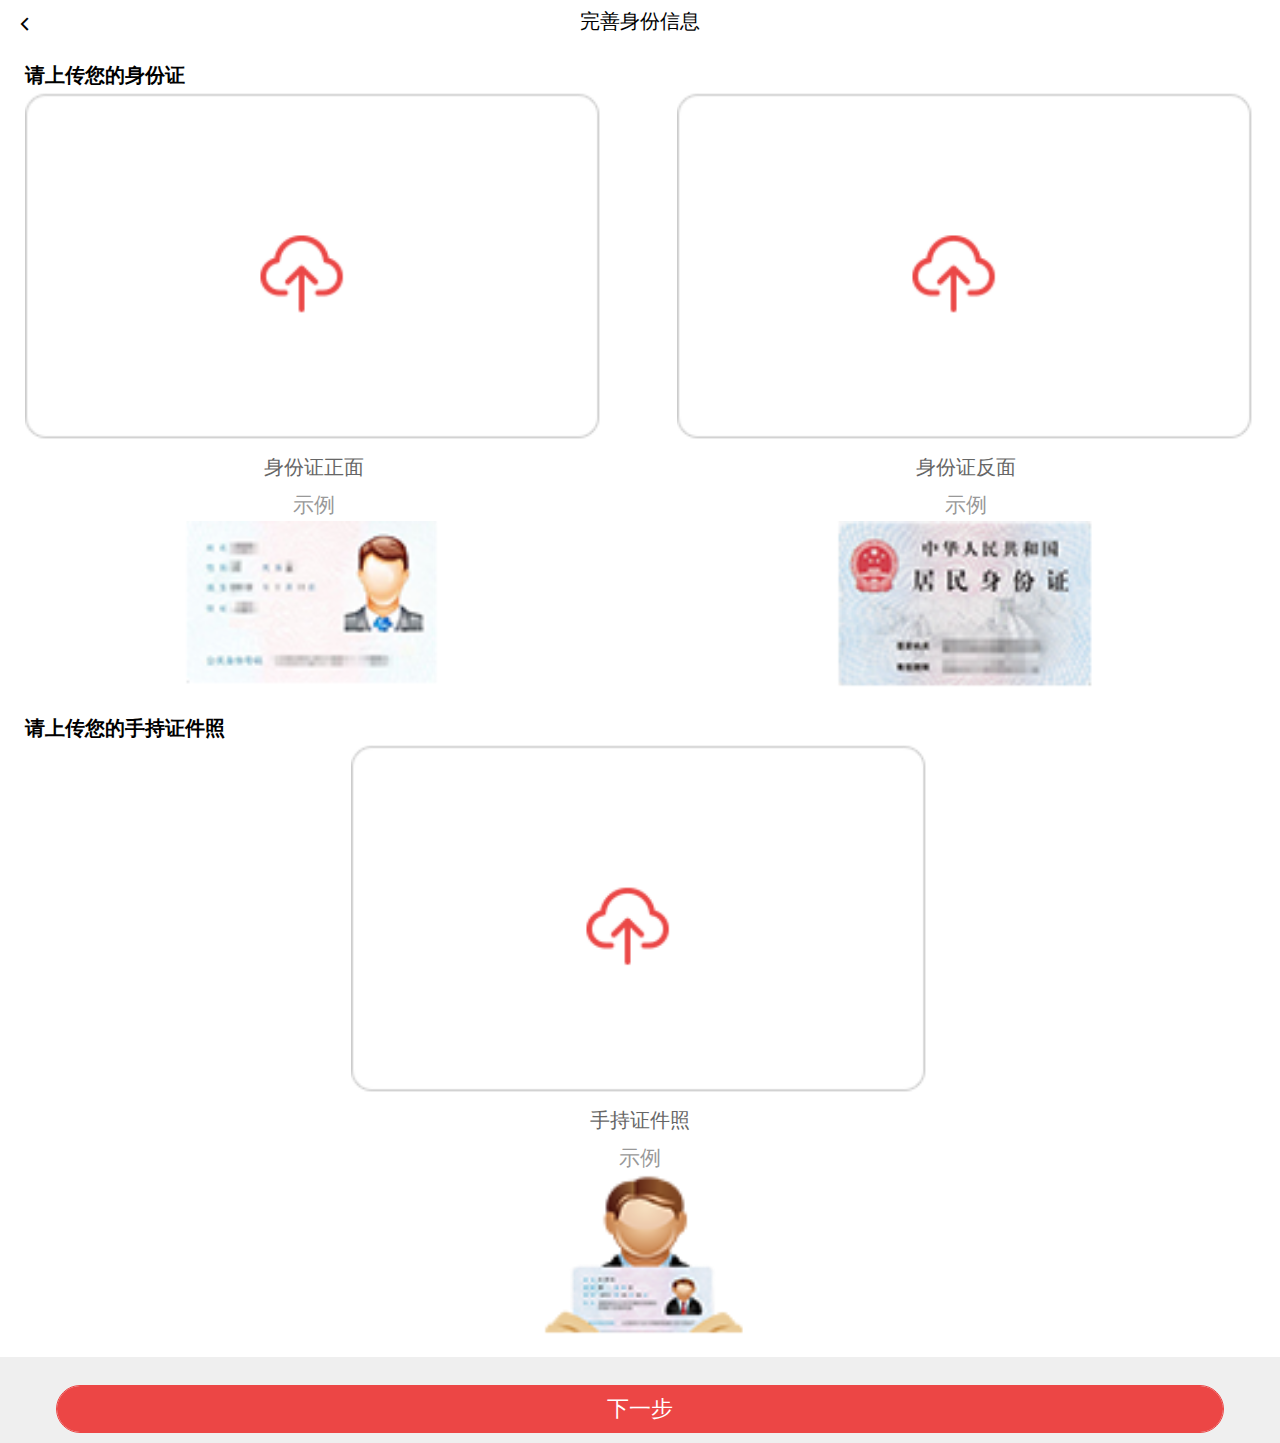
<file: views/regist/regist_picupload.html>
<!doctype html>
<html>

	<head>
		<meta charset="UTF-8">
		<title>完善身份信息</title>
		<meta name="viewport" content="width=device-width,initial-scale=1,minimum-scale=1,maximum-scale=1,user-scalable=no ,viewport-fit=cover"/>
		<link href="../../css/mui.css" rel="stylesheet" />
		<link href="../../css/home.css" rel="stylesheet" />
	</head>

	<body>
		<header class="mui-bar mui-bar-nav statusbar">
			<a class="mui-action-back mui-icon mui-icon-left-nav mui-pull-left"></a>
			<h1 class="mui-title">完善身份信息</h1>
		</header>
		<div class="mui-content">
			<div class="form_item">
				<div class="upload_list">
					<div class="upload_tip">请上传您的身份证</div>
					<div class="upload_con">
						<div class="upload_left">
							<img id="authorY" class="img_item" src="../../images/upload.png" />
							<label>身份证正面</label>
							<span>示例</span>
							<img class="img_tip" src="../../images/card1.png" />
						</div>
						<div class="upload_right">
							<img id="authorN" class="img_item" src="../../images/upload.png" />
							<label>身份证反面</label>
							<span>示例</span>
							<img class="img_tip" src="../../images/card2.png" />
						</div>
					</div>
				</div>
			</div>
			<div class="form_item">
				<div class="upload_list">
					<div class="upload_tip">请上传您的手持证件照</div>
					<div class="upload_center">
						<img id="authorH" class="img_item" src="../../images/upload.png" />
						<label>手持证件照</label>
						<span>示例</span>
						<img class="img_tip" src="../../images/card3.png" />
					</div>
				</div>
				<div class="bottom_btn" style="padding-top: 1rem;">
					<button id="nextPage" type="button" class="mui-btn mui-btn-red mui-btn-block">下一步</button>
				</div>
			</div>
		</div>
		<script src="../../js/common/immersed.js" type="text/javascript" charset="utf-8"></script>
		<script src="../../js/common/jquery.js" type="text/javascript" charset="utf-8"></script>
		<script src="../../js/common/mbank.core.js" type="text/javascript" charset="utf-8"></script>
		<script src="../../js/mui.min.js"></script>
		<script src="../../js/plugin/plugin-idcard.js" type="text/javascript" charset="utf-8"></script>
		<script src="../../js/controllers/regist/regist_picupload.js"></script>
		<script type="text/javascript">
			mui.plusReady(function() {
				regist_picupload.init();
			})
		</script>
	</body>

</html>
</file>
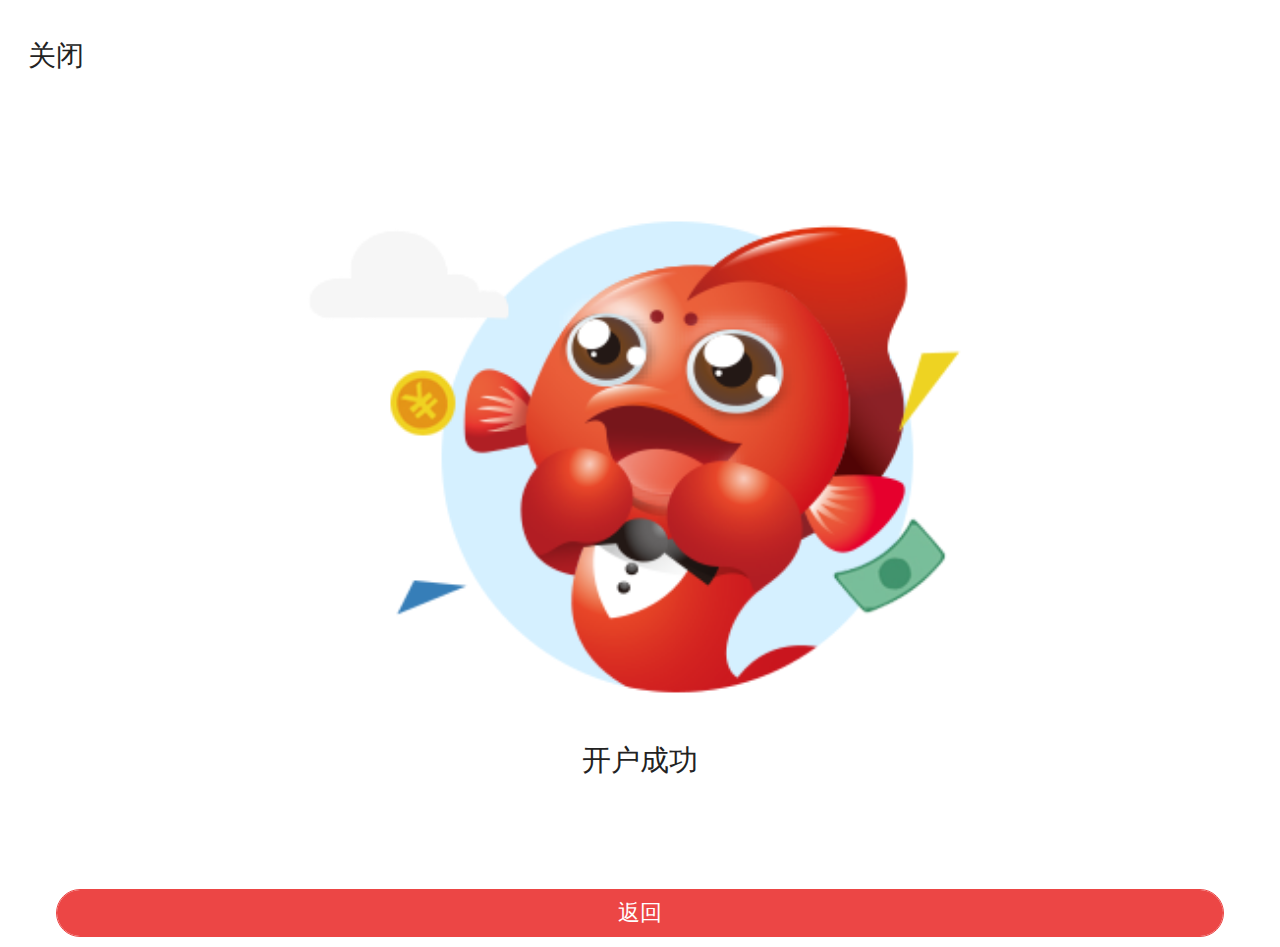
<file: views/regist/regist_success.html>
<!doctype html>
<html>

	<head>
		<meta charset="UTF-8">
		<title>开户审核中</title>
		<meta name="viewport" content="width=device-width,initial-scale=1,minimum-scale=1,maximum-scale=1,user-scalable=no ,viewport-fit=cover"/>
		<link href="../../css/mui.css" rel="stylesheet" />
		<link href="../../css/home.css" rel="stylesheet" />
	</head>
	<body class="w20">
		<div class="mui-content w20">
			<a id="closeBtn" class="close_btn">关闭</a>
			<div class="result_con">
				<img src="../../images/success.png"/>
			</div>
			<ul class="result_list">
				<li>开户成功</li>
				<li></li>
			</ul>
			<div class="bottom_btn">
		   		<button id="knowOk" type="button" class="mui-btn mui-btn-red mui-btn-block">
		   			返回
		   		</button>
		   	</div>
		</div>
		<script src="../../js/common/jquery.js" type="text/javascript" charset="utf-8"></script>
		<script src="../../js/common/mbank.core.js" type="text/javascript" charset="utf-8"></script>
		<script src="../../js/mui.min.js"></script>
		<script src="../../js/controllers/regist/regist_fail.js"></script>
		<script type="text/javascript">
			mui.plusReady(function () {
			    regist_fail.init();
			})
		</script>
	</body>

</html>
</file>
<file: css/home.css>
/*媒体查询*/
@media screen and (min-width: 320px) {
    html {font-size: 14px;}
}
 
@media screen and (min-width: 360px) {
    html {font-size: 16px;}
}
 
@media screen and (min-width: 400px) {
    html {font-size: 18px;}
}
 
@media screen and (min-width: 440px) {
    html {font-size: 20px;}
}
 
@media screen and (min-width: 480px) {
    html {font-size: 22px;}
}
 
@media screen and (min-width: 640px) {
    html {font-size: 28px;}
}
body {
	width: 100%;
	height: 100%;
	margin: 0px;
	padding: 0px;
	font-family: "微软雅黑"!important;
	background-color:#efefef;
	color: #000000;
	line-height: inherit;
	/* overflow: hidden; */
}
/*constant(safe-area-inset-top)*/
a,a:active{color: inherit;}
a,a:active{opacity: 1;}
li{list-style: none;} 
textarea{font-size: .9rem;}
input::-webkit-input-placeholder, textarea::-webkit-input-placeholder { 
	font-size: 1rem!important;
	color: #999; 
}
input:-moz-placeholder, textarea:-moz-placeholder { 
	font-size: 1rem!important;
	color: #999; 
} 
input::-moz-placeholder, textarea::-moz-placeholder { 
	font-size: 1rem!important;
	color: #999; 
} 
input:-ms-input-placeholder, textarea:-ms-input-placeholder { 
	color: #999; 
	font-size: 1rem!important;
} 
/* 单选框、复选框美化 */
.regist_chk{
	padding: 1rem 1.5rem;
}
.xyIpt{display: none;position: relative;}
.xyIpt+label{
	position: relative;height:20px;
	line-height:20px;width:auto;
	cursor: pointer;
	display: inline-block;
	padding-left: 20px;
}
.xyIpt+label:before{
	content: '';position: absolute;left:-4px;top:0px;
	height: 17px;width: 17px;border-radius:3px;
	border: 1px solid #FF9900;background:#fff;display: inline-block;
}
.xyIpt+label:after{content: '';position: absolute;display: none;}
.xyIpt:checked + label:after{
	display: block;top: 2px;left:2px;
	font-size:12px;box-sizing: border-box;
	width: 7px;height: 13px;
	transform:rotate(45deg);
	-ms-transform:rotate(45deg); 	/* IE 9 */
	-moz-transform:rotate(45deg); 	/* Firefox */
	-webkit-transform:rotate(45deg); /* Safari 和 Chrome */
	-o-transform:rotate(45deg); 	/* Opera */
	border: 2px solid #FF9900;
	border-top: 0;border-left: 0;
}
.xyIpt1{display: none;position: relative;}
.xyIpt1+label{
	position: relative;height:20px;
	line-height:20px;width:auto;
	cursor: pointer;
	display: inline-block;
	padding-left: 20px;
}
.xyIpt1+label:before{
    content: '';
    position: absolute;
    left: -2px;
    top: 2px;
    height: 15px;
    width: 15px;
    border: 1px solid #cccccc;
    background: #fff;
    display: inline-block;
    border-radius: 50%;
}
.xyIpt1+label:after{content: '';position: absolute;display: none;}
.xyIpt1:checked + label:after{
	display: block;
    top: 7px;
    left: 3px;
    font-size: 12px;
    box-sizing: border-box;
    width: 7px;
    height: 7px;
    border-radius: 50%;
    background: #FF9900;
}

/*等待框*/
.loadingDiv{
	display: none;
	height: 66px;
	width: 66px;
	position: fixed;
	top: 50%;
	left: 50%;
	z-index: 999;
	margin-top: -33px;
	margin-left: -33px;
}
.loadingDiv img{
	width: 100%;
	height: 100%;
}

/*扫码图标*/
.scanicon {
	position: absolute;
	right: 0px;
	font-size: 32px;
	color: blueviolet;
	padding: 0 10px 0 15px;
	z-index: 2;
}

.tleft{
	text-align: left;
}

.tright{
	text-align: right;
}

.w10{
	width: 20%;
}
.w20{
	background: #FFFFFF;
}
/* .w30{
	float: right!important;
	padding-right: 15px!important;
} */
.w40{
	text-align: right;
	float: right;
	padding-right: 1rem;
	color: #999999;
}
.w50{
	font-family: "微软雅黑";	
}
.w60{
	font-size: 1rem
}
.w70{
	text-align: left;
	color: rgb(153, 153, 153);
	padding: 8px 0 8px 1.5rem;
	font-size: .9rem;
}
.w80{
	padding: 15px 10px;
	position: relative;
}
.w80:after{
	position: absolute;
	content: '';
	-webkit-transform: scaleY(.5);
	transform: scaleY(.5);
	background-color: #c8c7cc;
	height: 1px;
	bottom: 0px;
	left: 0px;
	right: 0px;
}
.p10{
	display: table;
	width: 100%;
    margin-bottom:5px;
}
.p20{
    display: table;
    width: 100%;
    font-size:1rem;
}
.p30{
	font-size: .9rem;
    color: #666666;
    margin-top:2px;
}
.f10{
	float: left;
	padding: 3px 0;
}
.f20{
	padding: 3px 0;
	float: right;
}
.c10{
	color: #666666;
}
.c20{
	color: red;
}
.c30{
	color: green;
}
/*审核状态color*/
.c40{
	background: #ffad37;	
}
.c50{
	background: #AAAAAA;
}
.c60{
	background: #77a0f4;
}
.c70{
	background: #fe7e71;
}
.c80{
	background: #6dab58;
}
.c90{
	background: #f99347;
}
.z10{
	font-size: 1.2rem;
}
.z20{
	font-size: .9rem;
}
.m1{
	margin-left: .3rem;
}
.intro_img{
	display: block;
	width: 100%;
}
/*MUI样式重置*/
.mui-bar-nav~.mui-content{
	padding-top: 1.85rem;
}
.mui-bar-nav,.mui-bar{
	-webkit-box-shadow: none!important;
	box-shadow: none!important;
}
.mui-table-view.mui-grid-view .mui-table-view-cell{
	font-size:1rem;
}
.mui-grid-view.mui-grid-9 .mui-table-view-cell{
	padding: 5px 0!important;
}
.mui-input-group:before,.mui-input-group:after{
	height: 0;
}
.mui-input-group .mui-input-row:after{
	left: 10px;
	right: 10px;
}
.mui-input-group .mui-input-row:after{
	background-color: #F2F2F2;
	-webkit-transform: scaleY(1);
	transform: scaleY(1);
}
.mui-input-row .mui-input-clear~.mui-icon-clear, .mui-input-row .mui-input-password~.mui-icon-eye, .mui-input-row .mui-input-speech~.mui-icon-speech{
	top:15px;
}
.mui-bar-nav ~ .mui-content .mui-pull-top-pocket{
	top:65px;
}
.mui-title{
	/* font-size: 1.05rem; */
	font-size: 0.7rem;
}
.mui-btn-red{
	background-color: #ec4645!important;
	border: 1px solid #ec4645!important;
	border-radius: 25px;
	font-size: 0.8rem;
}
.mui-bar-tab .mui-tab-item .mui-icon ~ .mui-tab-label{
	color: #999999;
	font-size: .8rem;
}
.mui-bar-tab .mui-tab-item.mui-active .mui-icon ~ .mui-tab-label{
	color: #999999;
}
.mui-bar .mui-icon{
	font-size: 21px;
	padding-top: 12px;
}
/*.mui-slider-indicator .mui-indicator{
	display: inline-block;
    width: 35px;
    height: 1px;
    margin: 1px 3px;
    cursor: pointer;
    background: #AAAAAA;
    border-radius: 0;
    -webkit-box-shadow:none;
    box-shadow:none
}*/

.mui-input-row .mui-numbox{
    float: right;
    margin: 0px 15px;
    border: none;
    background: #fff;
    height: 50px;
    line-height: 50px;
    padding: 0 28px 0 56px;
}
.mui-input-row .mui-numbox input{
	border:none!important;
}
.mui-input-row .mui-numbox button{
	border: none;
	margin-top: 14px;
    width: 20px;
    height: 20px;
    line-height: 20px;
    border-radius: 50%;
    color: #fff;
    font-size: 1rem;
}
.mui-numbox .mui-numbox-btn-minus{
	left: 33px;
	background: #FFAD37;
}
.mui-numbox .mui-numbox-btn-plus{
	right: 6px;
	background: #BFBFBF;
}
.mui-numbox [class*=numbox-btn][disabled], .mui-numbox [class*=btn-numbox][disabled]{
    color: #FFFFFF;
}
.mui-input-row .mui-switch{
    float: right;
    margin-top: 10px;
    margin-right: 0px;
	background: #AAAAAA;
    border: 1px solid #AAAAAA;
}
.mui-switch{
	width: 63px;	
	line-height: 30px;
}
.mui-switch.mui-active .mui-switch-handle{
    -webkit-transform: translate(32px, 0);
    transform: translate(32px, 0);
}
.mui-switch.mui-active{
	border-color: #EB4746;
    background-color: #EB4746;
}
.mui-switch.mui-active:before{
	right: auto;
    left: 13px;
    content: '开';
    color: #fff;
}
.mui-switch:before{
    font-size: 14px;
    position: absolute;
    top: 0px;
    right: 13px;
    content: '关';
    color: #ffffff;
}
.mui-switch .mui-switch-handle{
	left: 0px;
}
/*注册*/
.regist_pep{
    display: table;
    width: 100%;
    background: #fff;
    padding: 1.5rem 1rem;
    margin-top: 10px;
}
.regist_pep_radio{
	float: right;
}
/*首页*/
.loginbar{
	background-color: #ec4b48;
}
.statusbar{
	/*height: 70px;
	padding-top: 20px;*/
	background-color: #FFFFFF;
}
.ilogo{
	height: 100%;
    width: 100%;
    text-align: center;
    vertical-align: middle;
    padding: 6px 4px;
}
.ilogo img{
	display: block;
	margin: 0px auto;
	height: 100%;
}

.guide{
	background: #FFFFFF;
	padding: 12px 0 0;
	margin: 0px auto 10px;
	border-top: 6px solid #efefef;
}
.guide_10{
	text-align: center;
	font-size: 1rem;
	color: #000000;
	font-weight: bold;
	margin-bottom: 4px;
}
.guide_20{
	font-size: .9rem;
	color: #999999;
	text-align: center;
}
.guide_30{
	position: fixed;
    bottom: 48px;
    font-size: .75rem;
    color: #999999;
    text-align: center;
    width: 100%;
}
.guide_30 span{
	position: relative;
}
.guide_30 span:before{
	content: '';
	width: 40px;
	height: 20px;
	position: absolute;
	top: -7px;
	left: -28px;
	background: url(../images/x.png) no-repeat center top;
	background-size: 70%;
}
.guide_30 span:after{
	content: '';
	width: 40px;
	height: 20px;
	position: absolute;
	top: -3px;
	right: -31px;
	background: url(../images/xx.png) no-repeat center top;
	background-size: 70%;
}
.guide_img{
	display: block;
	width: 90%;
	margin: 10px auto;
}
/*.advert{
	width:100%;
	margin: 10px auto 20px;
}
.advert img{
	display: block;
	width: 100%;	
}*/
.funcmenu{
	background: #FFFFFF;
  	display: -webkit-flex; 
  	display: flexbox;  
  	display: flex; 
  	margin: 0;
  	padding: 0 7px;
}
.funcmenu li{
	text-align: center;
	list-style: none;
	-webkit-flex: 1;
	flex: 1;
	padding: 11px 0;
}
.funcmenu li div{
	margin: 0px auto 5px;
	width: 3rem;
	height: 3rem;
	background-size: 100% 100%;
}
.menu_img1{
	background: url(../images/menu1.png) no-repeat center;
}
.menu_img2{
	background: url(../images/menu2.png) no-repeat center;
}
.menu_img3{
	background: url(../images/menu3.png) no-repeat center;
}
.menu_img4{
	background: url(../images/menu4.png) no-repeat center;
}
.menu_img5{
	background: url(../images/menu5.png) no-repeat center;
}
.menu_txt{
	font-size: .9rem;
	color: #666666;
}
/*我的*/
.my_center{
	padding: 2.5rem 1.5rem 0;
	width: 100%;
	float: left;
	color: #FFFFFF;
	font-size: 1.05rem;
}
.my_center a{
	float: right;
	font-size: .9rem;
}
.accout_item_group{
	display: none;
	margin-top: -90px;
}
.account_label {
	display: inline-block;
	width: 22%;
	font-size: .9rem;
}
.product {
	width: 100%;
	padding: 0 1.5rem;
	margin: 10px 0 6px;
}

.product img {
	width: 100%;
}
.account_item{
	width: 100%;
	box-sizing: border-box;
	padding: 0 1.5rem;
	margin-bottom: 10px;
	position: relative;
}
.account_item:before,.account_item:after{
    content: '';
    position: absolute;
    z-index: -2;
    top: 50%;
    bottom: 0;
    left: 2.5rem;
    right: 2.5rem;
    box-shadow: 0px 3px 15px #E4E4E4;
}
.item_main{
	background: #FFFFFF;
    border-radius: 6px;
    overflow: hidden;
}
.item_top{
	display: table;
	width: 100%;
	box-sizing: border-box;
	padding: 13px 0 8px;
}
.account_card_type{
	color: #FFFFFF;
	float: left;
	padding: 3px 18px 3px 13px;
	text-align: center;
	font-size: .9rem;
	background: url(../images/cardbg.png) no-repeat center center;
	background-size: 100% 100%;
}
.item_settings{
	float: right;
	background: url(../images/settings.png) no-repeat left center;
	margin-right: 15px;
	height: 1.5rem;
	line-height: 1.5rem;
	background-size: 1.1rem;
	color: #EB4746;
	font-size: .9rem;
	padding-left:1.3rem;
}

.item_bottom{
	display: table;
	width: 100%;
	padding: 0 2rem;
	margin-bottom: 20px;
}
.account_state {
	display:none;
	margin-top: 2rem;
	width: 100%;
	text-align: center;
	color: #CF2D28;
	font-size: 16px;
}
.item_card{
	font-weight: bold;
	width: 100%;
	font-size: 1.33rem;
}
.account_yue{
	color: #999999;
	font-size: .75rem;
	margin-right: 8px;
}
.accont_money{
	font-size: .93rem;
	color: #EB4746;
}
.btn_group {
	display: table;
	width: 100%;
	padding: 0 1.5rem;
	background: none;
}
.btn_group .withdrawal {
	border-bottom: 1px solid #EFEFEF;
	border-right: 1px solid #EFEFEF;
	background: #FFFFFF url(../images/menu3.png) no-repeat 1.4rem center;
	background-size: 3rem 3rem;
}

.btn_group .recharge {
	border-bottom: 1px solid #EFEFEF;
	background: #FFFFFF url(../images/menu2.png) no-repeat 1.4rem center;
	background-size: 3rem 3rem;
}

.btn_group .tradetail {
	border-right: 1px solid #EFEFEF;
	background: #FFFFFF url(../images/menu4.png) no-repeat 1.4rem center;
	background-size: 3rem 3rem;
}

.btn_group .settings {
	background: #FFFFFF url(../images/menu5.png) no-repeat 1.4rem center;
	background-size: 3rem 3rem;
}
.btn_menu {
	font-size: 1rem;
	color: #666666;
	float: left;
	background: #FFFFFF;
	width: 50%;
	padding: 2rem 0 2rem 5rem;
}
/*.btn_group{
	background: #FBFBFB;
	padding: 10px 0;
	width: 100%;
	display: flex;
}
.btn_group .btn_menu{
	flex: 1;
	text-align: center;
	font-size: .95rem;
	color: #222222;
}*/
.add_account{
	width: 100%;
	text-align: center;
	font-size: .8rem;
	color: #787878;
	display: none;
	padding: 10px 0;
}
.add_text{
	font-size:1rem;
	color:#EB4746;
	word-break: break-all;
}
.add_account span{
	background: url(../images/add.png) no-repeat left center;
	background-size: .95rem;
	padding: .3rem .3rem .3rem 1.3rem;
}
/*开户协议*/
.add_account_agreement{
	width: 100%;
	color: #000000;
	padding: 1.5rem 1rem;
}
.agreement_object{
	font-weight: bold;
	font-size: 1rem;
	width: 100%;
}
.agreement_text{
	width: 100%;
	margin: .5rem auto 4rem;
}
.agreement_text div{
	margin-bottom: 3px;
}
.agreement_title{
	font-weight: bold;
}
.agreement_indent{
	text-indent: 2rem;
	margin-bottom: 5px;
}
.agreement_list{
	margin-bottom: 5px;
	width: 100%;
}
.agreement_bottom{
	width: 100%;
	position: fixed;
	left: 0;
	bottom: 0;
	padding: 12px 1rem;
	background: #FFFFFF;
	border-top: 1px solid #E3E3E3;
}
.agreement_btn{
	width: 100%;
	text-align: center;
	color: #FFFFFF;
	font-size: 1.2rem;
	border-radius: 5px;
	padding: 8px;
	background: #EB4746;
}

/*账户管理*/
.account_list{
	background: #FFFFFF;
	width: 100%;
	margin: 10px auto;
	padding: 15px 0 15px 1.5rem;
}
.actcard_name{
	font-size: .8rem;
	color: #666666;
	margin-left: 4px;
}
/*密码找回*/
.sendcode_tip{
	background: #EFEFEF;
	font-size: .9rem;
	color: #797979;
	padding: 10px 0 10px 1.5rem;
}
.tradepwd_tip{
	font-size: .9rem;
	color: #797979;
	text-align: right;
	padding-right: 0;
	margin-top: 5px;
}
.tradepwd_tip span{
	color: #007AFF;
}

/*贷款 + 交易明细*/
.bank_slider{
	font-size: 1rem;
	width: 100%;
	padding: 1.3rem 0;
	position: relative;
}
/*.slider_left{
	position: absolute;
	top: 50%;
	left: 3%;
	margin-top: -13px;
	width: 26px;
	height: 26px;
	border: 1px solid #CCCCCC;
	border-radius: 50%;
	background: url(../images/slide_left.png) no-repeat #F3F3F3;
	background-size: 15px 15px;
	background-position: center center;
}
.slider_right{
	position: absolute;
	top: 50%;
	right: 3%;
	margin-top: -13px;
	width: 26px;
	height: 26px;
	border: 1px solid #CCCCCC;
	border-radius: 50%;
	background: url(../images/slide_right.png) no-repeat #F3F3F3;
	background-size: 15px 15px;
	background-position: center center;
}*/
/*.slider_item_group{
	width: 60%;
	margin: 0 auto;
	background: #FFFFFF;
	border-radius: 5px;
}*/

.swiper-slide {
    text-align: center;
    width: 60%;
    margin: 0 auto;
}
.slider_item{
	padding: 1.5rem 1rem 1rem;
	position: relative;
	color: #FFFFFF;
	width: 100%;
	background:-moz-linear-gradient(bottom,#ec4a48,#fe7f72);/*Mozilla*/
	background:-webkit-linear-gradient(bottom,#ec4a48,#fe7f72);/*new gradient for Webkit*/
	background:-o-linear-gradient(bottom,#ec4a48,#fe7f72); /*Opera11*/
	border-radius: 5px;
}
.slider_item:before,.slider_item:after{
    content: '';
    background: -webkit-linear-gradient(bottom,#ec4a48,#fe7f72);
    position: absolute;
    z-index: -2;
    top: 50%;
    bottom: 0;
    left: 10px;
    right: 10px;
    box-shadow: 0px 2px 15px #888;
}
.slider_item ul{
	list-style: none;
	width: 100%;
	margin: 0;
	padding: 0;
}
.bank_card_num{
	font-size: 1.1rem;
	margin-bottom: 1rem;
	text-align: left;
}
.bank_balance{
	color: #ffcec4;
	font-size: 0.8rem;
	text-align: left;
}
.bank_card_con{
	display: table;
	width: 100%;
	font-size: .92rem;
}

.bank_intro{
	display: table;
	width: 100%;
	font-size: .8rem;
	margin-bottom: 10px;
}
.bank_card_name{
	float: left;
}
.bank_card_type{
	float: right;
}
.bank_loan_btn{
	width: 100%;
	text-align: center;
	margin: 10px 0 0;
}
.bank_loan_apply{
	padding: 4px 15px;
	border-radius:20px;
	font-size: .93rem;
	background: #FFFFFF;
	color: #eb4847;
}
.loan_record_list{
	display: none;
	width: 100%;
	font-size: 1rem;
	border-top: 1px solid #e3e3e3;
	border-bottom: none;
	background: #FFFFFF;
}
.loan_record_item{
	border-bottom: 1px solid #e3e3e3;
	width: 100%;
	padding: 10px 0;
}
.record_top{
	width: 100%;
	padding: 8px 0;
	display: table;
	font-size: .8rem;
	color: #999999;
}
.apply_time{
	margin: 0 0 0 12px;
}
.apply_type{
	float: right;
	margin-right: 12px;
}
.record_bottom{
	width: 100%;
	padding: 13px;
	display: -webkit-flex; 
  	display: flexbox;  
  	display: flex; 
	color: #666666;
	font-size: .8rem;
}
.apply_loan_name{
	-webkit-flex:2;
	flex:2;
	text-align: left;
}
.apply_loan_skew{
	position: relative;
	display: inline-block;
	font-size: .9rem;
	color: #FFFFFF;
	background: #EB4746;
	padding: 2px 6px 2px 11px;
	margin-top: -3px;
	border-radius: 4px;
	transform:skewX(8deg);
	-ms-transform:skewX(8deg);
	-moz-transform:skewX(8deg);
	-webkit-transform:skewX(8deg);
	-o-transform:skewX(8deg);
}
.apply_loan_line{
    position: absolute;
    top: 0;
    bottom: 0;
    left: 3px;
    display: inline-block;
    background: #FFFFFF;
    width: 3px;
    border-top-left-radius: 10px;
    border-bottom-left-radius: 10px
}
.apply_loan_type{
	display: inline-block;
	transform:skewX(-8deg);
	-ms-transform:skewX(-8deg);
	-moz-transform:skewX(-8deg);
	-webkit-transform:skewX(-8deg);
	-o-transform:skewX(-8deg);
}
.apply_money{
	-webkit-flex: 1.7;
	flex: 1.7;
	text-align: left;
}
.apply_weight{
	font-size: .9rem;
	color: #000000;
}
.apply_month{
	-webkit-flex: 0.8;
	flex: 0.8;
	text-align: right;
}
.apply_des{
	float: right;
	border-radius: 3px;
	margin-top: .2rem;
	padding: .3rem .5rem;
	background: red;
	color: #FFFFFF;
}
/*贷款申请结果*/
.apply_result{
	width:96%;
	margin: 1rem auto;
	border: 1px solid orange;
	padding: 10px 10px 10px 68px;
	box-sizing: border-box;
	border-radius: 5px;
	background: url(../images/success.png) no-repeat;
	background-size: 34px 34px;
	background-position: 17px center;
}
.apply_result1{
	width:96%;
	margin: 1rem auto;
	border: 1px solid orange;
	padding: 10px 10px 10px 68px;
	box-sizing: border-box;
	border-radius: 5px;
	background: url(../images/fail.png) no-repeat;
	background-size: 34px 34px;
	background-position: 17px center;
}
.apply_result_code{
	font-size: 1rem;
}
.apply_result_tip{
	color: #999999;
	font-size: .9rem;
}
/*注册*/
.regist_ok{
	width: 100%;
	background: #FFFFFF url(../images/ok.png) no-repeat center 25px;
	color: #333333;
	background-size: 55px;
	font-size: 1rem;
	height: 140px;
	border-radius: 5px;
	border-top: 1px solid #EFEFEF;
	margin-top: 1px;
	position: relative;
}
.resigt_ok_tip{
	position: absolute;
	bottom: 18px;
	width: 100%;
	text-align: center;
	padding-top: 20px;
	color: #000000;
}
.regist_card_list{
	width: 100%;
}
.regist_card_item{
	width:100%;
	margin: 0;
	padding: 1.5rem 1rem;
	display: table;
	border-bottom: 1px solid #E3E3E3;
}
.regist_card_item:nth-child(1){
	border-top: 1px solid #E3E3E3;
}
.regist_card_item li{
	float: left;
}
.regist_cardlist_num{
	font-size: 1.1rem;
	margin-right: 10px;
}
.regist_cardlist_name{
	font-size: .85rem;
	margin-top: .25rem;
}
.regist_cardlist_add{
	text-align: center;
	float: right!important;
	background: #EB4746;
	margin-top: -.1rem;
	padding: .2rem 15px;
	font-size: .93rem;
	border-radius: 5px;
	color: #FFFFFF;
}

/*开户*/
.form_item{
	width: 100%;
	/* margin: 10px auto; */
}
/* .form_list{
	height: 50px!important;
	line-height: 50px!important;
} */
/* .form_list input{
	height: 50px!important;
} */
.form_list label{
	/* height: 2rem; */
	height: 100%;
	color: #000000;
	line-height: 100%;
	padding: 0 0 0 1.5rem;
}
.form_list .form_list_readipt{
	text-align: right;
    width: 150px;
    padding: 0;
}
.vertify_code{
	padding: 0!important;
	width: 27%!important;
	float: left!important;
}
.vertify_btn{
	float: left!important;
	width: 38%!important;
	text-align: right;
	position: relative!important;
	color: #FF0000;
	height: 100%;
	font-size: 1rem;
	border: none;
	text-align: center;
}
.vertify_btn:before{
	content: '';
	width: 1px;
	position: absolute;
	top: 15px;
	bottom: 15px;
	left: 1px;
	background: #c8c7cc;
}
.vertify_btn:enabled:active{
	background-color: #EFEFEF!important;
	color: #EB4746;
}
.trade_tip{
	padding: 1rem 0 1rem 25px;
	width: 100%;
	box-sizing: border-box;
	background-color: #FFFFFF;
	font-weight: bold;
}

/*人脸识别*/
.face_tip{
	padding: 1rem 0;
	width: 100%;
	color: #222222;
	font-size: 1rem;
	text-align: center;
	font-weight: bold;
}
.face_pic{
	width: 100%;
	text-align: center;
	padding: 1rem 4rem;
}
.face_pic img{
	width: 100%;
	outline: none;
}

/*影像上传*/
.upload_list{
	background: #FFFFFF;
	padding: 10px 25px;
	display: table;
	width: 100%;
}
.upload_tip{
	font-weight: bold;
	color: #000000;
	/* font-size: 1rem; */
	font-size: 0.7rem;
	/* margin-bottom: 0.3rem; */
	margin-bottom: 0.1rem;
}
.upload_left{
	text-align: center;
	display: table;
	width: 47%;
	float: left;
}
.upload_right{
	text-align: center;
	display: table;
	width: 47%;
	float: right;
}
.upload_center{
	text-align: center;
	display: table;
	width: 47%;
	margin: 0 auto;
}
.img_item{
	width: 100%;
}
.img_tip{
	width: 45%;
}
.upload_list label{
	font-size: 0.7rem;
	color: #666666;
}
.upload_list span{
	margin: 10px auto 2px;
	display: block;
	font-size: .75rem;
	color: #999999;
}

/*开户成功*/
.close_btn{
	float: left;
	font-family: "微软雅黑";
	line-height: 1rem;
	color: #222222;
	font-size: 1rem;
	padding: 1.5rem 1rem;
}
.result_con{
	width: 100%;
	text-align: center;
	padding: 7rem 3rem 1rem;
}
.result_con img{
	width: 60%;
	outline: none;
}
.result_list{
	width: 100%;
	padding: 0;
	margin: 0;
	padding-bottom: 3rem;
}
.result_list li{
	list-style: none;
	text-align: center;
	font-size: .8rem;
	color: #999999;
}
.result_list li:nth-child(1){
	font-size: 1.05rem;
	color: #222222;
	margin-bottom: 10px;
}
/*登录*/
.go_regist{
	float: right;
	font-family: "微软雅黑";
	line-height: 44px;
	color: #FFFFFF;
	font-size: 1rem;
	padding: 1.5rem 1rem;
}
.go_regist:active{
	color: #FFFFFF;
}
.login_logo{
	width: 100%;
	text-align: center;
	padding: 6rem 0;
	background:-moz-linear-gradient(bottom,#ee4b48,#f76d5b);/*Mozilla*/
	background:-webkit-linear-gradient(bottom,#ee4b48,#f76d5b);/*new gradient for Webkit*/
	background:-o-linear-gradient(bottom,#ee4b48,#f76d5b); /*Opera11*/
}
.login_logo img{
	margin: auto;
	display: block;
	width: 100%;
}
.login_radius{
	height:30px;
	border-radius: 50%;
	background: #FFFFFF;
	margin-top: -15px;
}
.pwd_forget{
    width: 100%;
    padding: 10px 15px;
    text-align: right;
    font-size: .9rem;
    color: #ec4645;
}
.bottom_btn{
	width: 100%;
	box-sizing: border-box;
	/* padding: 2rem 2rem 0; */
	padding: 0.5rem 2rem 0;
}
.bottom_tip{
	width: 100%;
	box-sizing: border-box;
	padding: 0px 1.5rem;
	font-size: .9rem;
	color: #797979;
}
.icon_1{
    background: url(../images/icon1.png) no-repeat center center;
    background-size: 100% 100%;
}
.icon_1_2{
    background: url(../images/icon1_2.png) no-repeat center center;
    background-size: 100% 100%;
}
.icon_1_2 ~ .mui-tab-label,.icon_2_2 ~ .mui-tab-label,.icon_3_2 ~ .mui-tab-label{
	color: #EB4746!important;
}
.icon_2{
    background: url(../images/icon2.png) no-repeat center center;
    background-size: 100% 100%;
}
.icon_2_2{
    background: url(../images/icon2_2.png) no-repeat center center;
    background-size: 100% 100%;
}
.icon_3{
    background: url(../images/icon3.png) no-repeat center center;
    background-size: 100% 100%;
}
.icon_3_2{
    background: url(../images/icon3_2.png) no-repeat center center;
    background-size: 100% 100%;
}
/*指纹手势登录*/
.other_logins{
	width: 100%;
	text-align: center;
	color: #999999;
	position: fixed;
	bottom: 30px;
	font-size: .9rem;
}
.touch_img {
	margin: 50px 0px 10px;
	text-align: center;
	float: left;
	position: relative;
	transition-duration: .5s;
	width: 100%;
	-webkit-animation: opacityShow 1s ease-out 1s infinite;
    -o-animation: opacityShow 1s ease-out 1s infinite;
    animation: opacityShow 1.5s ease-out 1s infinite;
}
.touch_img:before{
	content: "";
    position: absolute;
    left: 50%;
    margin-left: -60px;
    top: -10px;
    width: 120px;
    height: 1.5px;
    background-color: rgba(255,255,255,1);;
    -webkit-transform: rotate(0deg);
    -moz-transform: rotate(0deg);
    -ms-transform: rotate(0deg);
    -o-transform: rotate(0deg);
    transform: rotate(0deg);
    -webkit-animation: searchLights 1s ease-out 1s infinite;
    -o-animation: searchLights 1s ease-out 1s infinite;
    animation: searchLights 1.5s ease-out 1s infinite;
}
@-webkit-keyframes searchLights {
	0% { top: -10px; }
	to { top: 95px; }
}
@-o-keyframes searchLights {
	0% { top: -10px; }
	to { top: 95px; }
}
@-moz-keyframes searchLights {
	0% { top: -10px; }
	to { top: 95px; }
}
@keyframes searchLights {
	0% { top: -10px; }
	to { top: 95px; }
}
@-webkit-keyframes opacityShow {
	0% { opacity: .3; }
	to { opacity: 1; }
}
@-o-keyframes opacityShow {
	0% { opacity: .3; }
	to { opacity: 1; }
}
@-moz-keyframes opacityShow {
	0% { opacity: .3; }
	to { opacity: 1; }
}
@keyframes opacityShow {
	0% { opacity: .3; }
	to { opacity: 1; }
}
/*交易明细查询*/
.trade_query_list{
	width: 100%;
	background: #FFFFFF;
}
.query_nolist{
	font-weight: 700;
	text-align: center;
	color: #777;
	font-size:15px;
}
.query_type{
	margin: 0;
	padding: 0 1rem!important;
  	display: -webkit-flex; 
  	display: flexbox;  
  	display: flex; 
  	font-size: .9rem;
  	border-bottom: 1px solid #E3E3E3;
  	background: #FFFFFF;
  	font-weight: 700;
	color: #777;
}
.query_type li{
	position: relative;
	list-style: none;
	-webkit-flex: 1;
	flex: 1;
	text-align: center;
	padding: 10px 0;
	line-height: 1;
}
.query_type li:nth-child(1){
	text-align: left;
}
.query_type li:nth-child(2){
	padding-left: 1rem;
}
.query_type li:nth-child(3){
	text-align: right;
}
.query_nolist{
	width: 100%;
	padding-top: 10px;
	font-size: .9rem;
	text-align: center;
	background: #efefef;
}
.trade_query_item{
	padding: 1rem;
	width: 100%;
	border-bottom: 1px solid #e3e3e3;
	background: #FFFFFF;
}
.query_text{
	font-size: .9rem;
	padding: 0 .1rem;
	text-align: center;
}
.query_date{
	color: #777;
	font-size:15px;
	padding: 1.5rem 1rem;
	background: #FFFFFF;
}
.trade_date{
	text-align: center;
	font-size: .85rem;
	display: inline-block;
	width: 32%;
	border-radius: 4px;
	border: 1px solid #DDDDDD;
	padding: 5px 0;
	background: #EFEFEF url(../images/rdate.png) no-repeat;
	background-position: 97% center;
	background-size: 1.1rem;
	padding-right: 1.2rem;
}
.query_btn{
	display: inline-block;
	width: 17%;
	color: #ec4a48;
	border: 1px solid #ec4a48;
	padding: 5px 4px;
	font-size: .85rem;
	float: right;
	text-align: center;
	background: #FFFFFF;
	border-radius: 25px;
}

/*密码弹出框*/
.password_container{
	display: none;
	position: fixed;
	width: 100%;
	z-index: 998;
	top: 0;
	right: 0;
	bottom: 0;
	left: 0;
	background: rgba(0, 0, 0, .4);
}
.password_list{
	width: 100%;
	background: #FFFFFF;
	position: fixed;
	z-index: 999;
	bottom: 0;
	border-top-left-radius: 10px;
	border-top-right-radius: 10px;
	padding: 17px 15px 285px;
}
.under_card{
	margin-bottom: 10px;
}
.password_tip{
	font-size: 1rem;
	font-weight: bold;
	text-align: center;
	position: relative;
}
.password_close{
	font-size: 1.8rem;
	position: absolute;
	line-height: 1.2rem;
	top: 0;
	right: 0;
}
.inputBoxContainer{
    width: 100%;
    margin: 20px auto 5px;
    position: relative;
}
.inputBoxContainer .bogusInput{
    width: 100%;
    border: 1px solid #999999;
    overflow: hidden;
    z-index: 0;
    display: -webkit-flex; 
  	display: flexbox;  
  	display: flex; 
}
.inputBoxContainer .realInput{
	padding:0;
    width: 100%;
    height: 100%;
    position: absolute;
    top:0;
    left: 0;
    z-index: 1;
    filter:alpha(opacity=0);
    -moz-opacity:0;
    opacity:0;
    margin-bottom: 0;
}
.inputBoxContainer .bogusInput input{
    padding: 0;
    filter:alpha(opacity=100);
    -moz-opacity:1;
    opacity:1;
    height: auto;
    float:left;
    background: #ffffff;
    text-align: center;
    font-size: 20px;
    border: none;
    border-right: 1px solid #999999;
    border-radius: 0;
    -webkit-flex: 1;
    flex: 1;
    margin-bottom: 0;
}
.inputBoxContainer .bogusInput input:last-child{
    border: none;
}

/*流水打印*/
.print_div{
	display: none;
}
.print_list{
	padding: 15px 1rem 0;
	display: table;
    font-size: .9rem;
	width: 100%;
}
.print_list:last-child{
	margin-bottom: 60px;
}
.print_list_item{
	display: table;
	width: 100%;
	background: #FFFFFF;
	border-radius: 12px;
}
.print_item_top{
	width: 100%;
	display: table;
    background: url(../images/wallet.png) no-repeat;
    background-size: 2rem;
    background-position: 15px center;
    padding: 13px 10px 12px 60px;
    border-bottom: 1px solid #CCCCCC;
}
.print_card{
	display: block;
	float: left;
	font-weight: bold;
	font-size: 15px;
	height: 30px;
	line-height: 30px;
}
.print_state{
    float: right;
    color: #ffffff;
    padding: 3px 12px;
    border-radius: 15px;
}
.print_item_bottom{
	width: 100%;
	padding: 5px 10px 5px 15px;
}
.print_bottom_list{
	padding: 10px 0;
    display: table;
    width: 100%;
}
.print_bottom_list_left{
	float: left;
	color: #666666
}
.print_bottom_list_right{
	float: right;
}
.bottom_fixed_container{
	display: none;
	width: 100%;
	position: fixed;
	bottom: 0;
	background: #EC4645;
	padding: 10px 0;
	text-align: center;
	color: #FFFFFF;
}
.form_list_br{
	height:auto!important;
	width: 100%;
	display: table;
}
.form_list_line{
    text-align: right;
    width: 65%;
    line-height: 25px!important;
    padding-top: 10px;
}
.print_tips{
	padding: 10px 10px 0px 1.5rem;
	margin-bottom: 0px;
	color: #EB4746;
}
.print_detail_type{
	display: none;
}
</file>
<file: css/microdone-h5.css>
/*+++++++++++++++++++++++++++++++++++++++++++++++++++++++++++++++++++++++++++
style.css
*/

@charset 'UTF-8';
html {
	color: #000;
	background: #f3f3f3;
	-webkit-text-size-adjust: 100%;
	-ms-text-size-adjust: 100%;
}

article,
aside,
blockquote,
body,
button,
code,
dd,
details,
div,
dl,
dt,
fieldset,
figcaption,
figure,
footer,
form,
h1,
h2,
h3,
h4,
h5,
h6,
header,
hgroup,
hr,
input,
legend,
li,
menu,
nav,
ol,
p,
pre,
section,
td,
textarea,
th,
ul {
	margin: 0;
	padding: 0;
}

input,
select,
textarea {
	font-size: 100%;
}

table {
	border-collapse: collapse;
	border-spacing: 0;
}

fieldset,
img {
	border: 0;
}

abbr,
acronym {
	border: 0;
	font-variant: normal;
}

del {
	text-decoration: line-through;
}

address,
caption,
cite,
code,
dfn,
em,
th,
var {
	font-style: normal;
	font-weight: 500;
}

ol,
ul {
	list-style: none;
}

caption,
th {
	text-align: left;
}

h1,
h2,
h3,
h4,
h5,
h6 {
	font-size: 100%;
	font-weight: 500;
}

q:after,
q:before {
	content: '';
}

sub,
sup {
	font-size: 75%;
	line-height: 0;
	position: relative;
	vertical-align: baseline;
}

sup {
	top: -0.5em;
}

sub {
	bottom: -0.25em;
}

a,
ins {
	text-decoration: none;
}

html {
	-webkit-tap-highlight-color: transparent;
}

body,
html {
	font-family: sans-serif;
}

ul,
li {
	list-style-type: none;
}

img {
	display: block;
}

@-o-keyframes slideIn {
	0% {
		transform:translateY(300px) ;
	}
	100% {
		transform:translateY(0px) ;
	}
}

@-webkit-keyframes slideIn {
	0% {
		transform:translateY(300px) ;
	}
	100% {
		transform:translateY(0px) ;
	}
}

@-moz-keyframes slideIn {
	0% {
		transform:translateY(300px) ;
	}
	100% {
		transform:translateY(0px) ;
	}
}

@-o-keyframes slideOut {
	0% {
		transform:translateY(0px) ;
	}
	100% {
		transform:translateY(300px) ;
	}
}

@-moz-keyframes slideOut {
	0% {
		transform:translateY(0px) ;
	}
	100% {
		transform:translateY(300px) ;
	}
}

@-webkit-keyframes slideOut {
	0% {
		transform:translateY(0px) ;
	}
	100% {
		transform:translateY(300px) ;
	}
}
#kb_p_CLOSE>div{
	height: 45%;
	position: relative;
	top: 50%;
	left: 50%;
	-webkit-transform: translate(-50%, -50%);
	transform: translate(-50%, -50%);
}
.rowclose>div{
	height: 55%;
	position: relative;
	top: 50%;
	left: 50%;
	-webkit-transform: translate(-50%, -50%);
	transform: translate(-50%, -50%);
}
#kb_p_D>div{
	height: 40%;
	position: relative;
	top: 50%;
	left: 50%;
	-webkit-transform: translate(-50%, -50%);
	transform: translate(-50%, -50%);
}
.rowdelet>div {
	height: 35%;
	position: relative;
	top: 50%;
	left: 50%;
	-webkit-transform: translate(-50%, -50%);
	transform: translate(-50%, -50%);
}
.row1 {
	width: 100%;
	height: 25%;
	float: left;
}

.row2 {
	width: 100%;
	margin: 0px 5%;
	height: 25%;
	float: left;
}

.row3 {
	width: 100%;
	height: 25%;
	float: left;
}

.row4{
	width: 100%;
	height: 24%;
	float: left;
}
.row5,.row6{
	width: 100%;
	height: 24.5%;
	float: left;
}
.row1pwd {
	width: 10%;
	margin: 0;
	height: 100%;
	line-height: 1.6em;
	float: left;
	text-align: center;
	font-size: 1.5em;
	color: #202020;
}

.row2pwd {
	width: 10%;
	margin: 0%;
	height: 100%;
	line-height: 1.6em;
	float: left;
	text-align: center;
	font-size: 1.5em;
	color: #202020;
}

.row3pwda {
	width: 13%;
	margin-right: 2%;
	height: 100%;
	line-height: 1.6em;
	float: left;
	text-align: center;
	font-size: 1.3em;
	color: #202020;
}

.row3pwdb {
	width: 10%;
	margin: 0;
	height: 100%;
	line-height: 1.6em;
	float: left;
	text-align: center;
	font-size: 1.5em;
	color: #202020;
}

.row3pwdc {
	width: 13%;
	margin-left: 2%;
	height: 100%;
	line-height: 2.1em;
	float: left;
	text-align: center;
	font-size: 1.3em;
	color: #202020;
}

.row3pwdd {
	width: 14%;
	margin: 0;
	height: 100%;
	line-height: 1.6em;
	float: left;
	text-align: center;
	font-size: 1.5em;
	color: #202020;
	background-color: transparent;
}

.row4pwda {
	width: 25%;
	margin: 0;
	height: 100%;
	line-height: 2.1em;
	float: left;
	text-align: center;
	font-size: 1.3em;
	color: #202020;
	background-color: transparent;
}

.row4pwdb {
	width: 50%;
	margin: 0;
	height: 100%;
	line-height: 1.6em;
	float: left;
	text-align: center;
	font-size: 1.5em;
	color: #202020;
	background-color: transparent;
}

.rowalone .fd {
	line-height: 80px;
	!important
}

.rowlonely .fd {
	line-height: 20px;
	!important
}

.pwd {
	width: 33.3%;
	margin: 0;
	height: 100%;
	line-height: 1.6em;
	float: left;
	text-align: center;
	font-size: 1.5em;
	color: #202020;
	background-color: transparent;
}

.pwdkeyboard {
	font-size: 16px;
	position: fixed;
	width: 100%;
	z-index: 1001;
	background: #d2d6db;
	bottom: 0;
	user-select: none;
	-moz-user-select: none;
	-webkit-user-select: none;
	-ms-user-select: none;
	-webkit-touch-callout: none;
	display: none;
	float: left;
	margin-top: 0;
	height: 213px;
	-webkit-animation-name: slideIn;
	-webkit-animation-duration: 0.3s;
	-moz-animation-name: slideIn;
	-moz-animation-duration: 0.3s;
	-o-animation-name: slideIn;
	-o-animation-duration: 0.3s;
}

.pwdkeyboardout {
	font-size: 16px;
	position: fixed;
	width: 100%;
	z-index: 1001;
	background: #d2d6db;
	bottom: 0;
	user-select: none;
	-moz-user-select: none;
	-webkit-user-select: none;
	-ms-user-select: none;
	display: none;
	float: left;
	margin-top: 0;
	height: 213px;
	-webkit-animation-name: slideOut;
	-webkit-animation-duration: 0.3s;
	-moz-animation-name: slideOut;
	-moz-animation-duration: 0.3s;
	-o-animation-name: slideOut;
	-o-animation-duration: 0.3s;
}

.pwdkeyboardout2 {
	font-size: 16px;
	position: fixed;
	width: 100%;
	z-index: 1001;
	background: #d2d6db;
	bottom: -300px;
	user-select: none;
	-moz-user-select: none;
	-webkit-user-select: none;
	-ms-user-select: none;
	display: none;
	float: left;
	margin-top: 0;
	height: 213px;
}


/*++++++++++++++++++++++++++++++++++++++++++++++++++++++++++++++++++++++++++++++++++++++++
keyboard.css
*/

.low {
	text-transform: lowercase;
}

.upp {
	text-transform: uppercase;
}

.showKb {
	visibility: visible;
}

audio {
	width: 0;
	height: 0;
	margin: 0;
	padding: 0;
}

html {
	width: 100%;
	height: auto;
}

body {
	width: 100%;
	height: auto;
}
</file>
<file: css/demo.css>
body {
	background-color: #F3F3F3;
}
.hiddenForm {
	display: none;
}

#Main {
	width: 100%;
	height: 100%;
	text-align: center;
	background-color: inherit;
	padding: 0 0 0 0;
}

#TitleBar,
#TitleBar2 {
	height: auto;
	background-color: #2E61BC;
	padding: 4px 4px 4px 4px;
	overflow: hidden;
}

#LogoBg_Topbar,
#LogoBg_Topbar2 {
	width: 100%;
	height: 60px;
	background: #2E61BC;
	text-align: center;
	overflow: hidden;
	line-height: 60px;
	font-size: 20px;
	color: #FFFFFF;
}

#Logo,
#Logo2 {
	height: 45px;
	width: 204px;
	margin: 7px auto 0;
	background: url('') no-repeat;
	background-position: center;
	background-size: contain;
	-moz-background-size: contain;
	-webkit-background-size: contain;
	-o-background-size: contain;
	cursor: pointer;
}

#LoginTab,
#LoginTab2 {
	width: 100%;
	height: 37px;
}

#TabTitle,
#TabTitle2 {
	width: 100%;
	height: 23px;
	border-color: Black;
	border-width: 1px;
	border-radius: 5px 5px 5px 5px;
	border-spacing: 1px;
}

#LoginTab .on,
#LoginTab2 .on {
	color: #2D63BD;
	background-color: #F3F3F3;
	border-radius: 5px;
	height: 30px;
	line-height: 30px;
	text-align: center;
}

#InputBlock {
	width: 100%;
	height: auto;
}

#InputInfoTable {
	height: auto;
	padding: 0px 15px 0px 15px;
}

#InputInfoTable table {
	width: 100%;
	height: 42px;
	border: none;
	border-collapse: collapse;
}

#AppDownloadInfo {
	width: 100%;
	height: auto;
}

#BusinessTool {
	width: auto;
	height: auto;
}

#BusinessTool Table {
	cursor: pointer;
	width: auto;
}

#BusinessTool Table td {
	text-align: center;
	vertical-align: middle;
	line-height: 30px;
	font-size: 16px;
	font-weight: bolder;
	letter-spacing: 0px;
	color: #00589F;
}

#BusinessTool Table td span {
	font-weight: 900;
	font-size: 20px;
}

#AppBanner {
	background: #FEFEFE;
	height: 25px;
	padding: 0px 2px 24px 2px;
	font-size: 12px;
	color: #000;
	font-weight: bold;
}

#AppBanner a {
	display: block;
	width: 40px;
	height: 15px;
	background: #FF9300;
	padding: 5px;
	text-align: center;
	-webkit-border-radius: 5px;
	-o-border-radius: 5px;
	-moz-border-radius: 5px;
	color: white;
	font-weight: bold;
	text-decoration: none;
}

#AppBanner #CloseBtn {
	cursor: pointer;
}

#LoginBar {
	height: auto;
	padding: 0px 15px 0px 15px;
}

#LoginBtn {
	-webkit-appearance: none;
	-webkit-user-select: none;
	width: 100%;
	height: auto;
	margin: 0 auto;
	text-align: center;
	line-height: normal;
	cursor: pointer;
	font-weight: bold;
	font-size: 16px;
	color: #ffffff;
	padding: 0 0 0 0;
	background-color: #1D76C7;
	border-radius: 6px;
	-webkit-border-radius: 6px;
	-moz-border-radius: 6px;
	-o-border-radius: 6px;
	-ms-border-radius: 6px;
}

#LoginBtn2 {
	-webkit-appearance: none;
	-webkit-user-select: none;
	width: 100%;
	height: auto;
	margin: 0 auto;
	text-align: center;
	line-height: normal;
	cursor: pointer;
	font-weight: bold;
	font-size: 16px;
	color: #ffffff;
	padding: 0 0 0 0;
	background-color: #1D76C7;
	border-radius: 0px;
	-webkit-border-radius: 6px;
	-moz-border-radius: 6px;
	-o-border-radius: 6px;
	-ms-border-radius: 6px;
}

#LoginBtn:hover {
	background-color: #1362AA;
}

@media only screen and (min-width:480px) {
	.LoginBtn {
		width: 444px;
	}
}

#LoginBtn td,#LoginBtn2 td {
	height: auto;
	text-align: center;
	line-height: 38px;
	font-size: 20px;
	font-weight: bolder;
	letter-spacing: 8px;
	color: White;
}

.HorizontalDiv {
	width: auto;
	height: 5px;
}

.InputLine {
	width: 100%;
	height: 36px;
	padding-bottom: 2px;
	padding-top: 2px;
}

.InputButton {
	width: 60px;
	height: 30px;
}

.InputLine .left {
	height: 30px;
	width: 67px;
	font-size: 16px;
	color: #4f4f4f;
	font-weight: bold;
	border-bottom-style: solid;
	border-bottom-width: 1px;
	border-bottom-color: #CDCDCD;
}

.InputLine .right {
	padding-left: 15px;
	height: 28px;
	border-bottom-style: solid;
	border-bottom-width: 1px;
	border-bottom-color: #CDCDCD;
}

.InputLine .right_1 {
	padding-left: 10px;
	height: 30px;
	text-align: right;
	padding-top: 2px;
	border-bottom-style: solid;
	border-bottom-width: 1px;
	border-bottom-color: #CDCDCD;
}

.AutoAlignLabel {
	width: 100%;
	height: auto;
	font: inherit;
	font-family: inherit;
	font-size: inherit;
	font-style: inherit;
	font-variant: inherit;
	font-weight: inherit;
}

.AutoAlignLabel .BeginWord {
	text-align: left;
	font: inherit;
	font-family: inherit;
	font-size: inherit;
	font-style: inherit;
	font-variant: inherit;
	font-weight: inherit;
}

.AutoAlignLabel .MidWord {
	text-align: center;
	font: inherit;
	font-family: inherit;
	font-size: inherit;
	font-style: inherit;
	font-variant: inherit;
	font-weight: inherit;
}

.AutoAlignLabel .EndWord {
	text-align: right;
	font: inherit;
	font-family: inherit;
	font-size: inherit;
	font-style: inherit;
	font-variant: inherit;
	font-weight: inherit;
}

.line5px {
	height: 5px;
}

.line60px {
	height: 60px;
}

.line10px {
	height: 10px;
}

.line0px {
	height: 0px;
}

.ocx_style {
	border: 1px solid #7F9DB9;
	width: 155px;
	height: 25px;
	margin-top: 5px;
	float: left;
}

.NoneInput90 {
	width: 65%;
	height: 28px;
	text-align: left;
	border: 1px solid #999999;
	background-color: #F3F3F3;
	font-size: 13px;
	color: #646464;
	font-family: Arial;
}

#IDTypeC {
	color: #2D63BD;
	width: 100%;
	font-size: 16px;
	font-weight: bold;
	-webkit-appearance: none;
	background: url('') no-repeat;
	background-position: right;
	background-size: auto 22px;
	-moz-background-size: auto 22px;
	-webkit-background-size: auto 22px;
	-o-background-size: auto 22px;
}

.OpenLink {
	height: 100px;
	text-align: center;
	overflow: hidden;
	line-height: 60px;
	font-size: 20px;
	font: inherit;
	font-family: inherit;
	font-size: inherit;
	font-style: inherit;
	font-variant: inherit;
	font-weight: inherit;
}
</file>
<file: css/mobiscroll.custom.min.css>
.dw-trans .dw-persp{overflow:hidden;-webkit-perspective:1000px;-moz-perspective:1000px;perspective:1000px}.dw-trans .dw,.dw-trans .dwo{-webkit-animation-fill-mode:forwards;-webkit-animation-duration:200ms;-moz-animation-fill-mode:forwards;-moz-animation-duration:200ms;animation-fill-mode:forwards;animation-duration:200ms}.dw-trans .dwo{-webkit-backface-visibility:hidden}.dw-in .dw{-webkit-animation-timing-function:ease-out;-moz-animation-timing-function:ease-out;animation-timing-function:ease-out}.dw-out .dw{-webkit-animation-timing-function:ease-in;-moz-animation-timing-function:ease-in;animation-timing-function:ease-in}.dw-in .dwo{-webkit-animation-name:dw-f-in;-moz-animation-name:dw-f-in;animation-name:dw-f-in}.dw-out .dwo{-webkit-animation-name:dw-f-out;-moz-animation-name:dw-f-out;animation-name:dw-f-out}.dw-flip,.dw-swing,.dw-slidehorizontal,.dw-slidevertical,.dw-slidedown,.dw-slideup,.dw-fade{-webkit-backface-visibility:hidden;-webkit-transform:translateX(0);-moz-backface-visibility:hidden;-moz-transform:translateX(0);backface-visibility:hidden;transform:translateX(0)}.dw-swing,.dw-slidehorizontal,.dw-slidevertical,.dw-slidedown,.dw-slideup,.dw-fade{-webkit-transform-origin:0 0;-moz-transform-origin:0 0;transform-origin:0 0}.dw-flip,.dw-pop{-webkit-transform-origin:50% 50%;-moz-transform-origin:50% 50%;transform-origin:50% 50%}.dw-in .dw-pop{opacity:1;-webkit-animation-name:dw-p-in;-webkit-transform:scale(1);-moz-animation-name:dw-p-in;-moz-transform:scale(1);transform:scale(1);animation-name:dw-p-in}.dw-out .dw-pop{opacity:0;-webkit-animation-name:dw-p-out;-moz-animation-name:dw-p-out;animation-name:dw-p-out}.dw-in .dw-flip{opacity:1;-webkit-animation-name:dw-fl-in;-webkit-transform:scale(1);-moz-animation-name:dw-fl-in;-moz-transform:scale(1);animation-name:dw-fl-in;transform:scale(1)}.dw-out .dw-flip{opacity:0;animation-name:dw-fl-out;-webkit-animation-name:dw-fl-out;-moz-animation-name:dw-fl-out}.dw-in .dw-swing{opacity:1;-webkit-animation-name:dw-sw-in;-webkit-transform:scale(1);-moz-animation-name:dw-sw-in;-moz-transform:scale(1);transform:scale(1);animation-name:dw-sw-in}.dw-out .dw-swing{opacity:0;-webkit-animation-name:dw-sw-out;-moz-animation-name:dw-sw-out;animation-name:dw-sw-out}.dw-in .dw-slidehorizontal{opacity:1;-webkit-animation-name:dw-sh-in;-webkit-transform:scale(1);-moz-animation-name:dw-sh-in;-moz-transform:scale(1);transform:scale(1);animation-name:dw-sh-in}.dw-out .dw-slidehorizontal{opacity:0;-webkit-animation-name:dw-sh-out;-moz-animation-name:dw-sh-out;animation-name:dw-sh-out}.dw-in .dw-slidevertical{opacity:1;-webkit-animation-name:dw-sv-in;-webkit-transform:scale(1);-moz-animation-name:dw-sv-in;-moz-transform:scale(1);animation-name:dw-sv-in;transform:scale(1)}.dw-out .dw-slidevertical{opacity:0;-webkit-animation-name:dw-sv-out;-moz-animation-name:dw-sv-out;animation-name:dw-sv-out}.dw-in .dw-slidedown{-webkit-animation-name:dw-sd-in;-webkit-transform:scale(1);-moz-animation-name:dw-sd-in;-moz-transform:scale(1);animation-name:dw-sd-in;transform:scale(1)}.dw-out .dw-slidedown{animation-name:dw-sd-out;-webkit-animation-name:dw-sd-out;-webkit-transform:translateY(-100%);-moz-animation-name:dw-sd-out;-moz-transform:translateY(-100%)}.dw-in .dw-slideup{-webkit-animation-name:dw-su-in;-webkit-transform:scale(1);-moz-animation-name:dw-su-in;-moz-transform:scale(1);transform:scale(1);animation-name:dw-su-in}.dw-out .dw-slideup{animation-name:dw-su-out;-webkit-animation-name:dw-su-out;-webkit-transform:translateY(100%);-moz-animation-name:dw-su-out;-moz-transform:translateY(100%)}.dw-in .dw-fade{opacity:1;-webkit-animation-name:dw-f-in;-moz-animation-name:dw-f-in;animation-name:dw-f-in}.dw-out .dw-fade{opacity:0;-webkit-animation-name:dw-f-out;-moz-animation-name:dw-f-out;animation-name:dw-f-out}@keyframes dw-f-in{from{opacity:0}to{opacity:1}}@-webkit-keyframes dw-f-in{from{opacity:0}to{opacity:1}}@-moz-keyframes dw-f-in{from{opacity:0}to{opacity:1}}@keyframes dw-f-out{from{visibility:visible;opacity:1}to{opacity:0}}@-webkit-keyframes dw-f-out{from{visibility:visible;opacity:1}to{opacity:0}}@-moz-keyframes dw-f-out{from{visibility:visible;opacity:1}to{opacity:0}}@keyframes dw-p-in{from{opacity:0;transform:scale(0.8)}to{opacity:1;transform:scale(1)}}@-webkit-keyframes dw-p-in{from{opacity:0;-webkit-transform:scale(0.8)}to{opacity:1;-webkit-transform:scale(1)}}@-moz-keyframes dw-p-in{from{opacity:0;-moz-transform:scale(0.8)}to{opacity:1;-moz-transform:scale(1)}}@keyframes dw-p-out{from{opacity:1;transform:scale(1)}to{opacity:0;transform:scale(0.8)}}@-webkit-keyframes dw-p-out{from{opacity:1;-webkit-transform:scale(1)}to{opacity:0;-webkit-transform:scale(0.8)}}@-moz-keyframes dw-p-out{from{opacity:1;-moz-transform:scale(1)}to{opacity:0;-moz-transform:scale(0.8)}}@keyframes dw-fl-in{from{opacity:0;transform:rotateY(90deg)}to{opacity:1;transform:rotateY(0)}}@-webkit-keyframes dw-fl-in{from{opacity:0;-webkit-transform:rotateY(90deg)}to{opacity:1;-webkit-transform:rotateY(0)}}@-moz-keyframes dw-fl-in{from{opacity:0;-moz-transform:rotateY(90deg)}to{opacity:1;-moz-transform:rotateY(0)}}@keyframes dw-fl-out{from{opacity:1;transform:rotateY(0deg)}to{opacity:0;transform:rotateY(-90deg)}}@-webkit-keyframes dw-fl-out{from{opacity:1;-webkit-transform:rotateY(0deg)}to{opacity:0;-webkit-transform:rotateY(-90deg)}}@-moz-keyframes dw-fl-out{from{opacity:1;-moz-transform:rotateY(0deg)}to{opacity:0;-moz-transform:rotateY(-90deg)}}@keyframes dw-sw-in{from{opacity:0;transform:rotateY(-90deg)}to{opacity:1;transform:rotateY(0deg)}}@-webkit-keyframes dw-sw-in{from{opacity:0;-webkit-transform:rotateY(-90deg)}to{opacity:1;-webkit-transform:rotateY(0deg)}}@-moz-keyframes dw-sw-in{from{opacity:0;-moz-transform:rotateY(-90deg)}to{opacity:1;-moz-transform:rotateY(0deg)}}@keyframes dw-sw-out{from{opacity:1;transform:rotateY(0deg)}to{opacity:0;transform:rotateY(-90deg)}}@-webkit-keyframes dw-sw-out{from{opacity:1;-webkit-transform:rotateY(0deg)}to{opacity:0;-webkit-transform:rotateY(-90deg)}}@-moz-keyframes dw-sw-out{from{opacity:1;-moz-transform:rotateY(0deg)}to{opacity:0;-moz-transform:rotateY(-90deg)}}@keyframes dw-sh-in{from{opacity:0;transform:translateX(-100%)}to{opacity:1;transform:translateX(0)}}@-webkit-keyframes dw-sh-in{from{opacity:0;-webkit-transform:translateX(-100%)}to{opacity:1;-webkit-transform:translateX(0)}}@-moz-keyframes dw-sh-in{from{opacity:0;-moz-transform:translateX(-100%)}to{opacity:1;-moz-transform:translateX(0)}}@keyframes dw-sh-out{from{opacity:1;transform:translateX(0)}to{opacity:0;transform:translateX(100%)}}@-webkit-keyframes dw-sh-out{from{opacity:1;-webkit-transform:translateX(0)}to{opacity:0;-webkit-transform:translateX(100%)}}@-moz-keyframes dw-sh-out{from{opacity:1;-moz-transform:translateX(0)}to{opacity:0;-moz-transform:translateX(100%)}}@keyframes dw-sv-in{from{opacity:0;transform:translateY(-100%)}to{opacity:1;transform:translateY(0)}}@-webkit-keyframes dw-sv-in{from{opacity:0;-webkit-transform:translateY(-100%)}to{opacity:1;-webkit-transform:translateY(0)}}@-moz-keyframes dw-sv-in{from{opacity:0;-moz-transform:translateY(-100%)}to{opacity:1;-moz-transform:translateY(0)}}@keyframes dw-sv-out{from{opacity:1;transform:translateY(0)}to{opacity:0;transform:translateY(100%)}}@-webkit-keyframes dw-sv-out{from{opacity:1;-webkit-transform:translateY(0)}to{opacity:0;-webkit-transform:translateY(100%)}}@-moz-keyframes dw-sv-out{from{opacity:1;-moz-transform:translateY(0)}to{opacity:0;-moz-transform:translateY(100%)}}@keyframes dw-sd-in{from{transform:translateY(-100%)}to{transform:translateY(0)}}@-webkit-keyframes dw-sd-in{from{opacity:1;-webkit-transform:translateY(-100%)}to{opacity:1;-webkit-transform:translateY(0)}}@-moz-keyframes dw-sd-in{from{-moz-transform:translateY(-100%)}to{-moz-transform:translateY(0)}}@keyframes dw-sd-out{from{transform:translateY(0)}to{transform:translateY(-100%)}}@-webkit-keyframes dw-sd-out{from{opacity:1;-webkit-transform:translateY(0)}to{opacity:1;-webkit-transform:translateY(-100%)}}@-moz-keyframes dw-sd-out{from{-moz-transform:translateY(0)}to{-moz-transform:translateY(-100%)}}@keyframes dw-su-in{from{transform:translateY(100%)}to{transform:translateY(0)}}@-webkit-keyframes dw-su-in{from{opacity:1;-webkit-transform:translateY(100%)}to{opacity:1;-webkit-transform:translateY(0)}}@-moz-keyframes dw-su-in{from{-moz-transform:translateY(100%)}to{-moz-transform:translateY(0)}}@keyframes dw-su-out{from{transform:translateY(0)}to{transform:translateY(100%)}}@-webkit-keyframes dw-su-out{from{opacity:1;-webkit-transform:translateY(0)}to{opacity:1;-webkit-transform:translateY(100%)}}@-moz-keyframes dw-su-out{from{-moz-transform:translateY(0)}to{-moz-transform:translateY(100%)}}.dw,.dwo{-webkit-font-smoothing:antialiased;-webkit-tap-highlight-color:rgba(0,0,0,0)}.mbsc-fr-lock{-ms-touch-action:none;touch-action:none}.dw{max-width:98%;position:absolute;top:0;left:0;z-index:2;font-size:12px;text-shadow:none;-webkit-user-select:none;-moz-user-select:none;-ms-user-select:none;user-select:none;-ms-touch-action:pan-y;touch-action:pan-y}.dw:focus{outline:0}.dw:focus{outline-offset:-2px}.dw-rtl{direction:rtl}.dw,.dwbc{-webkit-box-sizing:border-box;-moz-box-sizing:border-box;box-sizing:border-box}.dwwr{min-width:200px;zoom:1;overflow:hidden;text-align:center;font-family:arial,verdana,sans-serif}.dw-persp,.dwo{width:100%;height:100%;position:absolute;top:0;left:0}.dw-persp{z-index:99998;pointer-events:auto}.dwo{z-index:1;background:#000;background:rgba(0,0,0,.7);filter:Alpha(Opacity=70)}.dw-liq .dw{max-width:100%}.dw-top .dw,.dw-bottom .dw{width:100%;max-width:100%}.dw-inline .dw{position:static;display:inline-block;max-width:100%}.dw-inline.dw-liq .dw-persp .dw{display:block}.dw-inline .dw-persp{position:static}.dw-bubble .dw{margin:20px 0}.dw-bubble .dw-arrw{position:absolute;z-index:1;left:0;width:100%}.dw-bubble-top .dw-arrw{bottom:-36px}.dw-bubble-bottom .dw-arrw{top:-36px}.dw-bubble .dw-arrw-i{margin:0 30px;position:relative;height:36px}.dw-bubble .dw-arr{display:block}.dw-arr{display:none;position:absolute;left:0;width:0;height:0;border-width:18px 18px;border-style:solid;margin-left:-18px}.dw-bubble-bottom .dw-arr{top:0}.dw-bubble-top .dw-arr{bottom:0}.dw-hidden{width:0;height:0;margin:0;padding:0;border:0;overflow:hidden}.dwv{overflow:hidden;text-overflow:ellipsis}.dwb{overflow:hidden;display:block;text-decoration:none;white-space:nowrap;text-overflow:ellipsis;vertical-align:top}.dwb-e{cursor:pointer}.dwb-d{cursor:default}.dwbc{display:table;width:100%;text-align:center}.dwbc .dwb-d{opacity:.3}.dwbw{vertical-align:top;display:table-cell;position:relative;z-index:5}.dwbw .dwb:before{padding:.375em}.mbsc-wdg .mbsc-wdg-c{position:relative;z-index:0;padding:1em;font-size:14px;text-align:left;white-space:normal}.mbsc-mobiscroll .dwwr{min-width:16em;background:#f7f7f7;color:#454545;font-size:16px}.mbsc-mobiscroll .dwv{padding:0 .6666em;padding-top:.6666em;color:#4eccc4;font-size:.75em;text-transform:uppercase;min-height:2em;line-height:2em}.mbsc-mobiscroll .dwbc{display:block;overflow:hidden;text-align:right;padding:0 .5em .5em .5em}.mbsc-mobiscroll .dwbw{display:block;float:right}.mbsc-mobiscroll .dw-rtl .dwbw{float:left}.mbsc-mobiscroll .dwb{height:2.5em;line-height:2.5em;padding:0 1em;color:#4eccc4;text-transform:uppercase}.mbsc-mobiscroll .dwb-a{background:rgba(78,204,196,.3)}.mbsc-mobiscroll .dw-bubble-bottom .dw-arr{border-color:transparent transparent #f7f7f7 transparent}.mbsc-mobiscroll .dw-bubble-top .dw-arr{border-color:#f7f7f7 transparent transparent transparent}.mbsc-ios .dwo{background:rgba(0,0,0,.2);filter:Alpha(Opacity=20)}.mbsc-ios .dwwr{position:relative;background:#f7f7f7;color:#000;padding-top:3.333334em;font-size:12px}.mbsc-ios .dwv{padding:0 .416667em;color:#9d9d9d;line-height:2.5em;min-height:2.5em;border-bottom:1px solid #acacac}.mbsc-ios .dwbc{position:absolute;top:0;left:0;width:100%;border-bottom:1px solid #acacac}.mbsc-ios .dwb{height:2.352941em;line-height:2.352941em;padding:0 .588235em;display:inline-block;color:#007aff;font-size:1.416667em}.mbsc-ios .dwb-a{opacity:.5}.mbsc-ios .dwbw{display:block;float:right}.mbsc-ios .dwb-c{float:left}.mbsc-ios .dwb-s .dwb{font-weight:bold}.mbsc-ios .dw-bubble-bottom .dw-arr{border-color:transparent transparent #f7f7f7 transparent}.mbsc-ios .dw-bubble-top .dw-arr{border-color:#f7f7f7 transparent transparent transparent}.mbsc-ios.dw-bubble .dwwr{border-radius:8px}.mbsc-ios.dw-nobtn .dwwr{padding-top:0}.dwwb,.dwwo,.dwwol{-webkit-transform:translateZ(0)}.dwc{max-width:100%;vertical-align:middle;display:inline-block;overflow:hidden;-webkit-box-sizing:border-box;-moz-box-sizing:border-box;box-sizing:border-box}.dwl{line-height:30px;height:30px;top:-30px;left:0;text-align:center;white-space:nowrap;position:absolute;width:100%}.dwwc{margin:0 auto;position:relative;zoom:1;display:-webkit-box;display:-webkit-flex;display:-ms-flexbox;display:flex;-webkit-box-pack:center;-webkit-justify-content:center;justify-content:center}.dwfl{max-width:100%;-webkit-box-flex:1;-webkit-flex:1 auto;-ms-flex:1 auto;flex:1 auto;-ms-touch-action:none;touch-action:none}.dwwl{position:relative;z-index:5}.dwww{position:relative;padding:1px}.dww{overflow:hidden;position:relative;border-radius:1px;border-top:1px solid transparent;border-bottom:1px solid transparent}.dw-bf{-webkit-backface-visibility:hidden;-webkit-perspective:1000px;backface-visibility:hidden;perspective:1000px}.dw-ul{position:relative;z-index:3}.dw-li{padding:0 5px;position:relative;text-align:center;white-space:nowrap;vertical-align:bottom;opacity:.3;filter:Alpha(Opacity=30);cursor:pointer;-webkit-transition:opacity .2s ease-out;-moz-transition:opacity .2s ease-out;transition:opacity .2s ease-out}.dw-li.dw-v,.dw-li.dw-fv{opacity:1;filter:Alpha(Opacity=100)}.dw-li.dw-h{visibility:hidden}.dw-i{position:relative;height:100%;overflow:hidden;text-overflow:ellipsis}.dwwb{position:absolute;z-index:4;left:0;cursor:pointer;width:100%;text-decoration:none;text-align:center;opacity:1;-webkit-transition:opacity .2s linear;transition:opacity .2s linear}.dwa .dwwb{opacity:0}.dwpm .dwwbp{top:0}.dwpm .dwwbm{bottom:0}.dwpm .dwwol{display:none}.dwwo{position:absolute;z-index:3;top:0;left:0;width:100%;height:100%;pointer-events:none}.dwwol{position:absolute;z-index:1;top:50%;left:0;width:100%;pointer-events:none}.dw-liq .dwc{display:block}.dw-liq .dw-tbl{width:100%;table-layout:fixed}.dwhl .dwl{display:none}.dw-hsel{position:absolute;height:1px!important;width:1px!important;left:0;overflow:hidden;clip:rect(1px,1px,1px,1px)}.dw-ml .dw-li{overflow:hidden}.dw-ml .dw-li .dw-i{width:100%;height:auto;display:inline-block;vertical-align:middle;white-space:normal}.dwwms .dw-li{padding:0 40px}.dwwms .dwwol{display:none}.dw-msel:before{width:40px;text-align:center;position:absolute;top:0;left:0}.dww .dw-w-gr{padding:0 5px;opacity:1;font-weight:bold;text-align:left}.mbsc-mobiscroll .dwc{padding:2em .25em 0 .25em}.mbsc-mobiscroll .dwl{color:#4eccc4;font-size:.75em;text-transform:uppercase}.mbsc-mobiscroll .dwhl{padding-top:0}.mbsc-mobiscroll .dwfl{padding:.5em .25em}.mbsc-mobiscroll .dw-li{font-size:1.375em}.mbsc-mobiscroll .dw-hl{background:rgba(78,204,196,.3)}.mbsc-mobiscroll .dwwol{border-top:1px solid #4eccc4;border-bottom:1px solid #4eccc4}.mbsc-mobiscroll .dwpm .dwwol{display:block}.mbsc-mobiscroll .dwwb{color:#4eccc4;background:#f7f7f7}.mbsc-mobiscroll .dwwbp{bottom:0;top:auto}.mbsc-mobiscroll .dwwbm{top:0;bottom:auto}.mbsc-mobiscroll .dwwb span{display:none}.mbsc-mobiscroll .dwwb:before{position:absolute;left:0;top:0;width:100%;font-size:24px;text-align:center}.mbsc-mobiscroll .dwwb.dwb-a:before{background:rgba(78,204,196,.3)}.mbsc-mobiscroll .dw-w-gr{font-size:1.125em}.mbsc-mobiscroll .dw-msel:before{font-size:40px;color:#4eccc4}.mbsc-mobiscroll .dwwms .dwwol{display:none}.mbsc-ios .dwl{text-align:left;text-indent:.4166667em;color:#ababab}.mbsc-ios .dwwc{padding:2.5em .833333em .833333em .833333em}.mbsc-ios .dwhl .dwwc{padding-top:.833333em}.mbsc-ios .dwwo{background:-webkit-gradient(linear,left bottom,left top,from(#f7f7f7),color-stop(0.52,rgba(245,245,245,0)),color-stop(0.48,rgba(245,245,245,0)),to(#f7f7f7));background:-webkit-linear-gradient(#f7f7f7,rgba(245,245,245,0) 52%,rgba(245,245,245,0) 48%,#f7f7f7);background:-moz-linear-gradient(#f7f7f7,rgba(245,245,245,0) 52%,rgba(245,245,245,0) 48%,#f7f7f7);background:linear-gradient(#f7f7f7,rgba(245,245,245,0) 52%,rgba(245,245,245,0) 48%,#f7f7f7)}.mbsc-ios .dwwol{padding:0 .833333em;height:2.833333em;margin:-1.5em 0 0 -.833333em;border-top:1px solid #dbdbdb;border-bottom:1px solid #dbdbdb}.mbsc-ios .dw-li{color:#9d9d9d;font-size:1.833333em;text-align:left}.mbsc-ios .dw-hl{background:rgba(0,122,255,.2)}.mbsc-ios .dw-sel{color:#000}.mbsc-ios .dwpm .dw-li{text-align:center}.mbsc-ios .dwpm .dwwol{display:block}.mbsc-ios .dwwb{color:#007aff;background:#f7f7f7}.mbsc-ios .dwwbp{bottom:0;top:auto}.mbsc-ios .dwwbm{top:0;bottom:auto}.mbsc-ios .dwwb span{display:none}.mbsc-ios .dwwb:before{position:absolute;left:0;top:0;width:100%;font-size:2em;text-align:center}.mbsc-ios.dw-select .dwwo{display:none}.mbsc-ios .dwwms .dw-li{padding:0 .227272em 0 1.818181em;color:#000}.mbsc-ios .dwwms .dw-msel{color:#007aff}.mbsc-ios .dw-msel:before{font-size:1.818181em}.mbsc-ios .dw-select-gr .dw-li{padding-left:1.818181em}.mbsc-ios .dw-select-gr .dw-w-gr{padding-left:.277777em;font-weight:normal;font-size:1.222222em}
</file>
<file: css/mui.picker.min.css>
/**
* 选择列表插件
* varstion 2.0.0
* by Houfeng
* Houfeng@DCloud.io
**/
.mui-pciker-list li,.mui-picker,.mui-picker-inner{box-sizing:border-box;overflow:hidden}.mui-picker{background-color:#ddd;position:relative;height:200px;border:1px solid rgba(0,0,0,.1);-webkit-user-select:none;user-select:none}.mui-dtpicker,.mui-poppicker{left:0;background-color:#eee;box-shadow:0 -5px 7px 0 rgba(0,0,0,.1);-webkit-transition:.3s;width:100%}.mui-picker-inner{position:relative;width:100%;height:100%;-webkit-mask-box-image:-webkit-linear-gradient(bottom,transparent,transparent 5%,#fff 20%,#fff 80%,transparent 95%,transparent);-webkit-mask-box-image:linear-gradient(top,transparent,transparent 5%,#fff 20%,#fff 80%,transparent 95%,transparent)}.mui-pciker-list,.mui-pciker-rule{box-sizing:border-box;padding:0;margin:-18px 0 0;width:100%;height:36px;line-height:36px;position:absolute;left:0;top:50%}.mui-pciker-rule-bg{z-index:0}.mui-pciker-rule-ft{z-index:2;border-top:solid 1px rgba(0,0,0,.1);border-bottom:solid 1px rgba(0,0,0,.1)}.mui-pciker-list{z-index:1;-webkit-transform-style:preserve-3d;transform-style:preserve-3d;-webkit-transform:perspective(750pt) rotateY(0) rotateX(0);transform:perspective(750pt) rotateY(0) rotateX(0)}.mui-pciker-list li{width:100%;height:100%;position:absolute;text-align:center;vertical-align:middle;-webkit-backface-visibility:hidden;backface-visibility:hidden;font-size:1pc;font-family:"Helvetica Neue",Helvetica,Arial,sans-serif;color:#888;padding:0 8px;white-space:nowrap;-webkit-text-overflow:ellipsis;text-overflow:ellipsis;cursor:default;visibility:hidden}.mui-pciker-list li.highlight,.mui-pciker-list li.visible{visibility:visible}.mui-pciker-list li.highlight{color:#222}.mui-poppicker{position:fixed;z-index:999;border-top:solid 1px #ccc;bottom:0;-webkit-transform:translateY(300px)}.mui-poppicker.mui-active{-webkit-transform:translateY(0)}.mui-android-5-1 .mui-poppicker{bottom:-300px;-webkit-transition-property:bottom;-webkit-transform:none}.mui-android-5-1 .mui-poppicker.mui-active{bottom:0;-webkit-transition-property:bottom;-webkit-transform:none}.mui-poppicker-header{padding:6px;font-size:14px;color:#888}.mui-poppicker-header .mui-btn{font-size:9pt;padding:5px 10px}.mui-poppicker-btn-cancel{float:left}.mui-poppicker-btn-ok{float:right}.mui-poppicker-clear{clear:both;height:0;line-height:0;font-size:0;overflow:hidden}.mui-poppicker-body{position:relative;width:100%;height:200px;border-top:solid 1px #ddd}.mui-poppicker-body .mui-picker{width:100%;height:100%;margin:0;border:none;float:left}.mui-dtpicker{position:fixed;z-index:999999;border-top:solid 1px #ccc;bottom:0;-webkit-transform:translateY(300px)}.mui-dtpicker.mui-active{-webkit-transform:translateY(0)}.mui-dtpicker-active-for-page{overflow:hidden!important}.mui-android-5-1 .mui-dtpicker{bottom:-300px;-webkit-transition-property:bottom;-webkit-transform:none}.mui-android-5-1 .mui-dtpicker.mui-active{bottom:0;-webkit-transition-property:bottom;-webkit-transform:none}.mui-dtpicker-header{padding:6px;font-size:14px;color:#888}.mui-dtpicker-header button{font-size:9pt;padding:5px 10px}.mui-dtpicker-header button:last-child{float:right}.mui-dtpicker-body{position:relative;width:100%;height:200px}.mui-ios .mui-dtpicker-body{-webkit-perspective:75pc;perspective:75pc;-webkit-transform-style:preserve-3d;transform-style:preserve-3d}.mui-dtpicker-title h5{display:inline-block;width:20%;margin:0;padding:8px;text-align:center;border-top:solid 1px #ddd;background-color:#f0f0f0;border-bottom:solid 1px #ccc}[data-type=hour] [data-id=title-i],[data-type=hour] [data-id=picker-i],[data-type=month] [data-id=title-i],[data-type=month] [data-id=picker-d],[data-type=month] [data-id=title-d],[data-type=month] [data-id=picker-h],[data-type=month] [data-id=title-h],[data-type=month] [data-id=picker-i],[data-type=time] [data-id=picker-y],[data-type=time] [data-id=picker-m],[data-type=time] [data-id=picker-d],[data-type=time] [data-id=title-y],[data-type=time] [data-id=title-m],[data-type=time] [data-id=title-d],[data-type=date] [data-id=title-i],[data-type=date] [data-id=picker-h],[data-type=date] [data-id=title-h],[data-type=date] [data-id=picker-i]{display:none}.mui-dtpicker .mui-picker{width:20%;height:100%;margin:0;float:left;border:none}[data-type=hour] [data-id=picker-h],[data-type=hour] [data-id=title-h],[data-type=datetime] [data-id=picker-h],[data-type=datetime] [data-id=title-h]{border-left:dotted 1px #ccc}[data-type=datetime] .mui-picker,[data-type=time] .mui-dtpicker-title h5{width:20%}[data-type=date] .mui-dtpicker-title h5,[data-type=date] .mui-picker{width:33.3%}[data-type=hour] .mui-dtpicker-title h5,[data-type=hour] .mui-picker{width:25%}[data-type=month] .mui-dtpicker-title h5,[data-type=month] .mui-picker,[data-type=time] .mui-dtpicker-title h5,[data-type=time] .mui-picker{width:50%}
</file>
